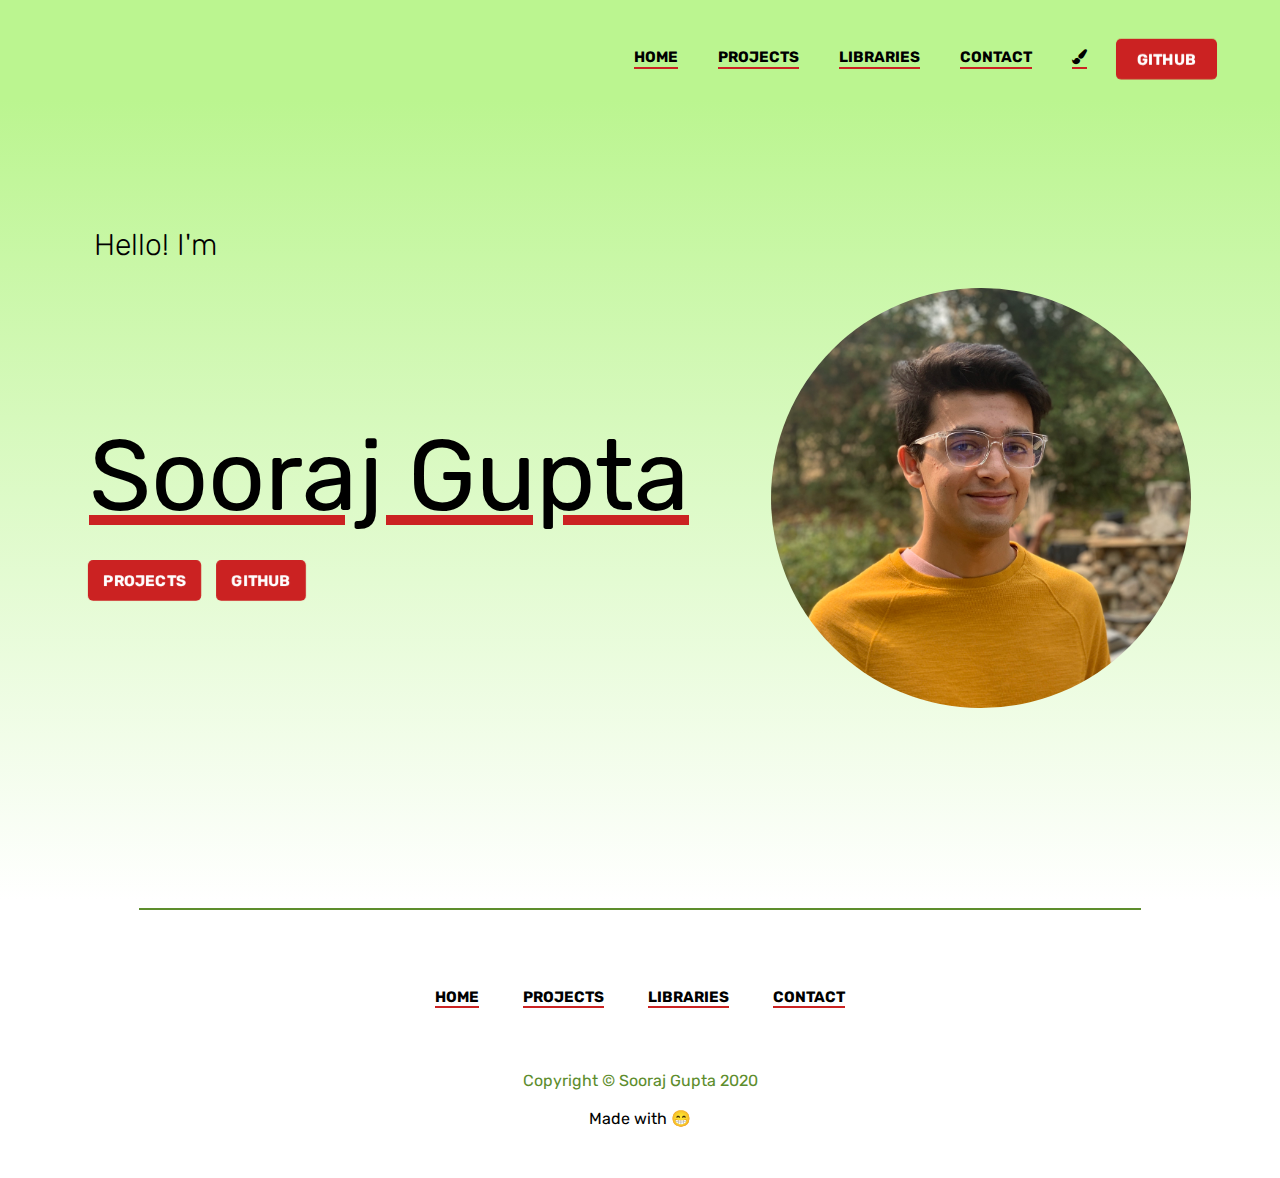
<file: index.html>
<!DOCTYPE html>

<html lang = "en">

	<head>
		<title>Sooraj Gupta</title>
		<meta name="viewport" content="width=device-width, initial-scale=1.0">
		
		<script data-ad-client="ca-pub-1398250278993052" async src="https://pagead2.googlesyndication.com/pagead/js/adsbygoogle.js"></script>
		
		<link rel="stylesheet" href="https://cdnjs.cloudflare.com/ajax/libs/font-awesome/4.7.0/css/font-awesome.min.css">
		<link href="assets/css/buttons.css" rel = "stylesheet">
		<link href = "assets/typewriter/typewriter.css" rel = "stylesheet">
		<link href="assets/css/colors/redgreen.css" rel = "stylesheet" id = "theme">
		<link href = "assets/jaroosui/jaroos.css" rel = "stylesheet">	
		<link href = "assets/css/style.css" rel = "stylesheet">
		
		
		<meta property="og:title" content="Sooraj Gupta">
        <meta property="og:description" content="Sooraj Gupta's Personal Website.">
		<meta property="description" content="Sooraj Gupta's Personal Website.">
        <meta property="og:image" content="assets/images/sooraj.jpg">
        <meta property="og:url" content="https://sooraj-gupta.github.io/">
        <meta name="twitter:card" content="summary_large_image">
		<meta name="title" content="Sooraj Gupta">
		<meta name="description" content="Sooraj Gupta's Personal Website.">
		<meta name="keywords" content="Sooraj Gupta, Sooraj, Gupta, Suraj Gupta, Suraj">
		<meta name="robots" content="index, follow">
		<meta http-equiv="Content-Type" content="text/html; charset=utf-8">
		<meta name="language" content="English">
		<meta name="author" content="Sooraj Gupta">
		
		<link rel="apple-touch-icon" sizes="180x180" href="favicon/apple-touch-icon.png">
		<link rel="icon" type="image/png" sizes="32x32" href="favicon/favicon-32x32.png">
		<link rel="icon" type="image/png" sizes="16x16" href="favicon/favicon-16x16.png">
		<link rel="manifest" href="favicon/site.webmanifest">
		
		<!--
		<link href = "assets/cube/cube.css" rel = "stylesheet">
		-->
		
	</head>
	<body>
		<!--
			<script src = "assets/cube/settings.js"></script>
			<script src = "assets/cube/cube.js"></script>
		-->
		
		<!--  TITLE  -->
		<section id = "titlewrapper">
			<!-- Navigation Menu-->
			<div id = "nav">
				<!--<img src = "assets/images/logo.png" id = "navlogoimg">-->

				<div style = "width: 100%;" class = "desktop">
<!--					<a class = "button-round navitem" style = "margin-right: calc( 5vw + 10px );">GITHUB</a>-->
					<button class = "halfrot navitem" style = "margin-right: calc( 5vw );" data-jaroos-orientation href = "https://github.com/sooraj-gupta/">GITHUB;Visit my</button>
					<button class = "underline navitem" id = "brush" data-jaroos-orientation="reverse mid half"><i class="fa fa-paint-brush"></i></button>
					<button class="underline navitem" href="contact" data-jaroos-orientation="reverse mid half">CONTACT</button>
					<button class="underline navitem attent" href="libraries" data-jaroos-orientation="reverse mid half">libraries</button>
					<button class="underline navitem" href="projects" data-jaroos-orientation="reverse mid half">projects</button>
					<button class="underline navitem" href="https://sooraj-gupta.github.io" data-jaroos-orientation="reverse mid half">Home</button>
				</div>
			</div>
			
			<!-- Mobile Menu -->
			<span id = "mobilemenubutton" class="mobile" >&middot;&middot;&middot;</span>
			<div id = "mobilemenu" class = "mobile">
				<a class = "button- navitem" href = "https://sooraj-gupta.github.io/">HOME</a>
				<a class = "button- navitem" href = "projects" >PROJECTS</a>
				<a class = "button- navitem attent" href = "libraries">LIBRARIES</a>
				<a class = "button- navitem" href = "contact">CONTACT</a>
				<a class = "button-round navitem" href = "https://github.com/sooraj-gupta">GITHUB</a>
			</div>
			
			<!-- Landing Page -->
			<div id = "titlediv">
				<div id = "title">
					<h6>Hello! I'm</h6>
					<h1>Sooraj Gupta</h1>
					<div id = "buttons">
						<a class = "button-round mobile" style = "margin-left: 0;" href = "projects">Projects</a><a class = "button-round mobile" href = "https://github.com/sooraj-gupta">GitHub</a>
						<button class="desktop hinge" href="projects" data-jaroos-orientation="reverse">projects;Check it out!</button>
						<button class="hinge desktop" href="https://github.com/sooraj-gupta" data-jaroos-orientation="">GITHUB;profile</button>
					</div>
				</div>
				<div id  = "soorajdiv">
					<img src = "assets/images/sooraj.jpg" id = "sooraj" class = "" alt = "Sooraj Gupta">
				</div>
			</div>
		</section>
		<hr>
		
		<footer>
			
			<div style = "line-height: 35px">
				<button class = "footernav underline" data-jaroos-orientation = "mid reverse half" href = "https://sooraj-gupta.github.io">Home</button>
				<button class = "footernav underline" data-jaroos-orientation = "mid reverse half" href = "https://sooraj-gupta.github.io">Projects</button>
				<button class = "footernav underline" data-jaroos-orientation = "mid reverse half" href = "https://sooraj-gupta.github.io">Libraries</button>
				<button class = "footernav underline" data-jaroos-orientation = "mid reverse half" href = "https://sooraj-gupta.github.io">Contact</button>
			</div>
			
			<br>
			<br>
			<!--<span style = "font-size: 20px; color: var(--lightdark)">Thank you for visiting my page!</span>-->
			<br>
			<span style = "color:var(--lightdark)">Copyright © Sooraj Gupta 2020</span>
			<br>
			Made with &#128513;
			
		</footer>
		
		
		
		
		<script src = "assets/jaroosui/jaroos.js"></script>
		<script src = "assets/js/main.js"></script>
	</body>

</html>
</file>
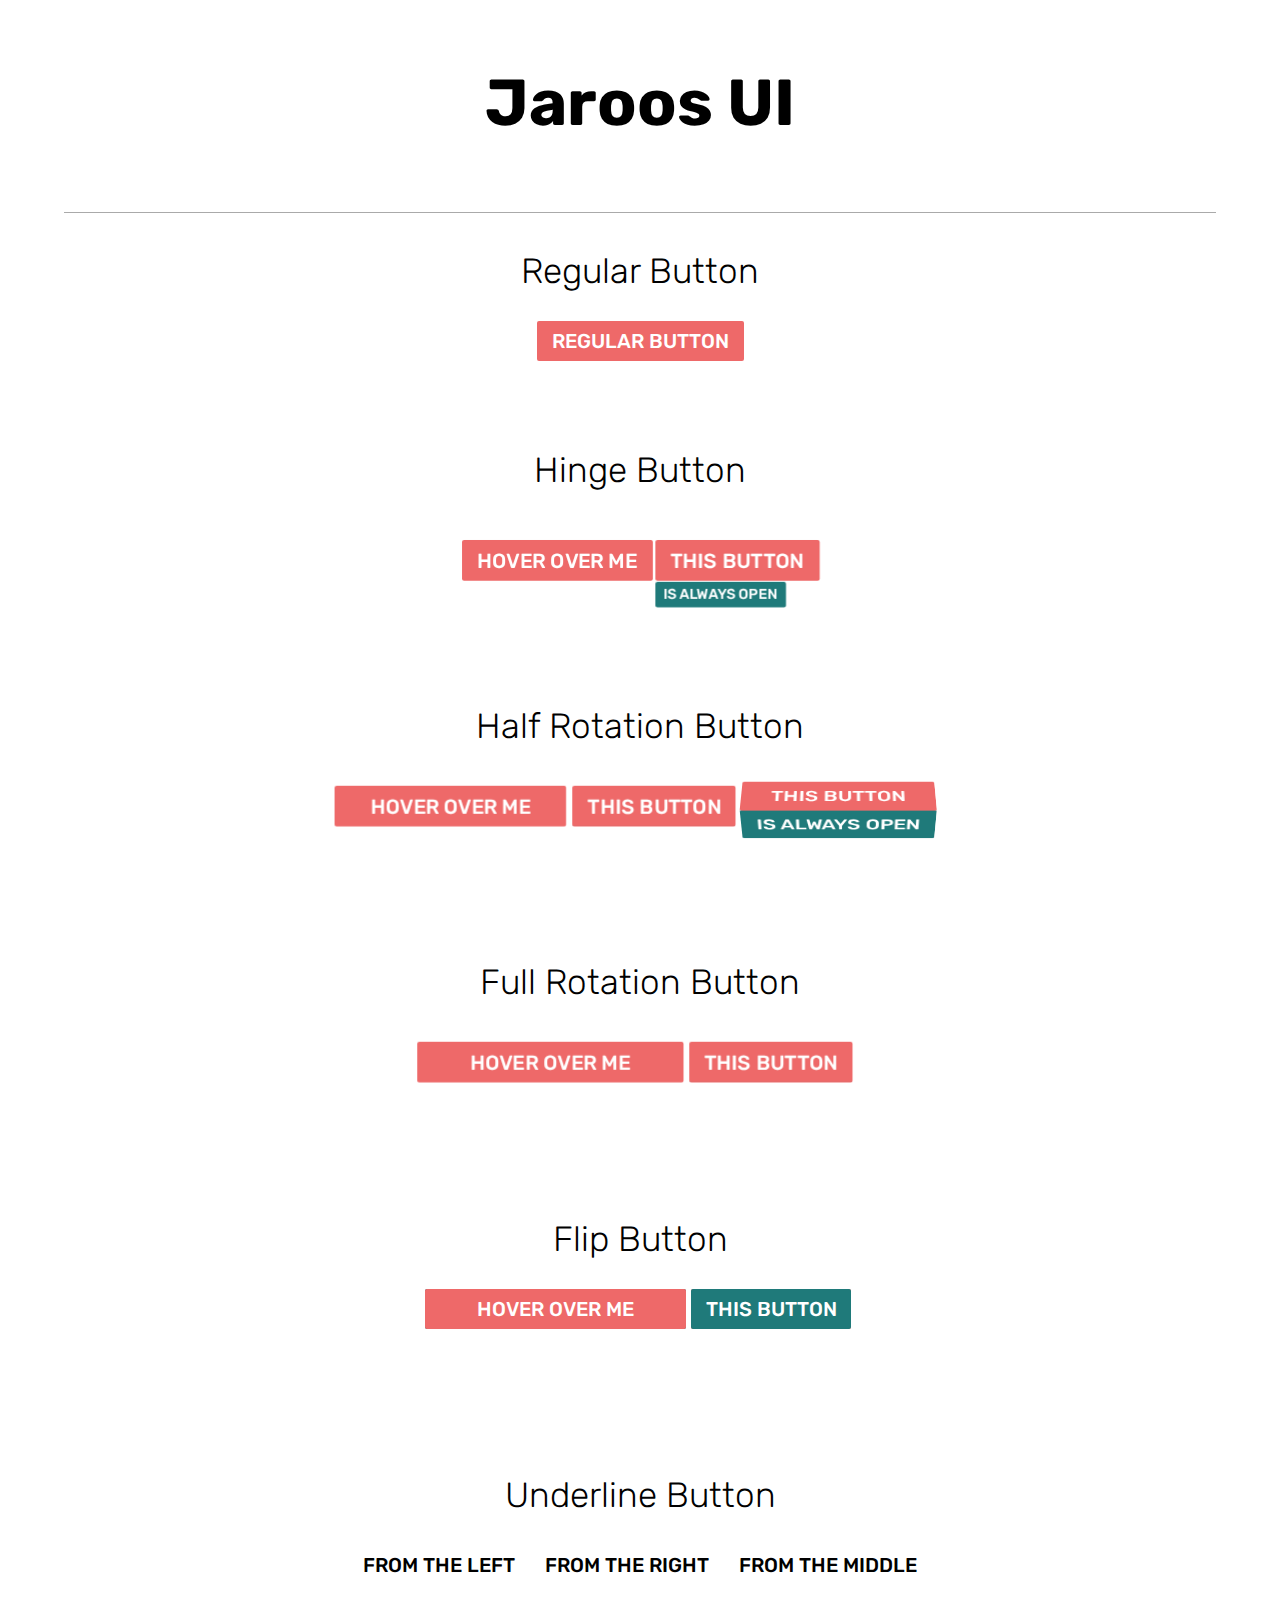
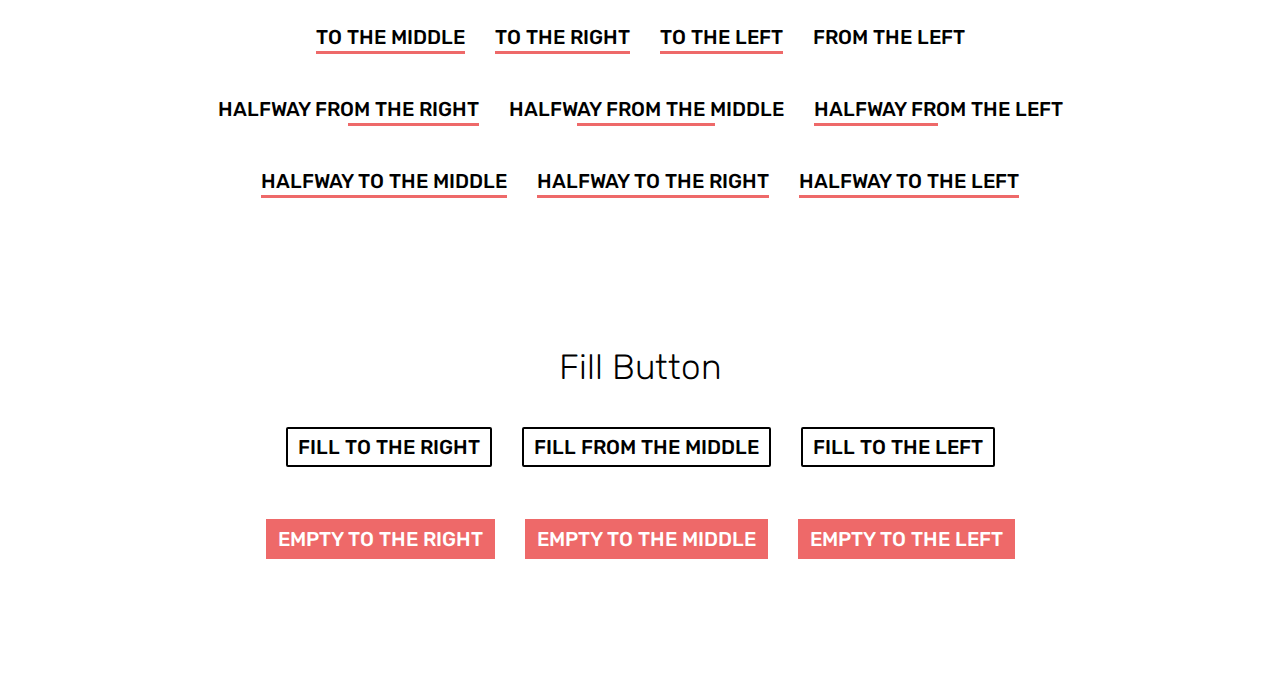
<file: assets/jaroosui/index.html>
<!DOCTYPE html>
<html lang="en" dir="ltr">
  <head>
    <meta charset="utf-8">
	 <meta name="viewport" content="width=device-width, initial-scale=1.0">
     <link rel="stylesheet" href="jaroos.css">
	 <link rel="stylesheet" href="style.css">
    <title>Jaroos UI</title>
  </head>
  <body>
	  <h1>Jaroos UI</h1>
	  
	  <section>
		  <hr>
		  <h2>Regular Button</h2>
		  <button class = "regular" href = "https://sooraj-gupta.github.io" target = "_blank" >Regular Button</button>
	  </section>
	  <br>
	  <section>
		  <h2>Hinge Button</h2>
		  <button class = "hinge" href = "https://sooraj-gupta.github.io" target = "_blank" >Hover Over Me;to see a Message</button>
		  <button class = "hinge" href = "https://sooraj-gupta.github.io" data-jaroos-open = "always" >This Button;is always open</button>
	  </section>
	  <br><br><br><br>
	  <section>
		  <h2>Half Rotation Button</h2>
		  <button class = "halfrot" href = "https://sooraj-gupta.github.io" target = "_blank" >Hover Over Me;see this when you</button>
		  <button class = "halfrot" href = "https://sooraj-gupta.github.io" data-jaroos-orientation = "reverse">This Button;is reversed</button>
		   <button class = "halfrot" href = "https://sooraj-gupta.github.io" data-jaroos-open = "always" data-jaroos-orientation = "reverse">This Button;is always open</button>
	  </section>
	  <br><br><br><br>
	  <section>
		  <h2>Full Rotation Button</h2>
		  <button class = "fullrot" href = "https://sooraj-gupta.github.io" target = "_blank" >Hover Over Me;and see this message</button>
		  <button class = "fullrot" href = "https://sooraj-gupta.github.io" data-jaroos-orientation = "reverse">This Button;is reversed</button>
	  </section>
	  <br><br><br><br>
	  <section>
		  <h2>Flip Button</h2>
		  <button class = "flip" href = "https://sooraj-gupta.github.io" target = "_blank" >Hover Over Me;and see this message</button>
		  <button class = "flip" href = "https://sooraj-gupta.github.io" data-jaroos-orientation = "reverse">This Button;is reversed</button>
	  </section>
	  
	  <br><br><br><br>
	  <section>
		  <h2>Underline Button</h2>
		  <button class = "underline" ;href = "https://sooraj-gupta.github.io" target = "_blank" >From the Left</button>
		  <button class = "underline" href = "https://sooraj-gupta.github.io" data-jaroos-orientation = "right">From the right</button>
		  <button class = "underline" href = "https://sooraj-gupta.github.io" data-jaroos-orientation = "mid">From the middle</button>
		  <p style = "width: 100%;"></p>
		  <button class = "underline" href = "https://sooraj-gupta.github.io" data-jaroos-orientation = "reverse mid">To the middle</button>
		  <button class = "underline" href = "https://sooraj-gupta.github.io" data-jaroos-orientation = "reverse right">To the right</button>
		  <button class = "underline" href = "https://sooraj-gupta.github.io" data-jaroos-orientation = "reverse left">To the left</button>
		  <button class = "underline" ;href = "https://sooraj-gupta.github.io" target = "_blank" >From the Left</button>
		  
		  <p style = "width: 100%;"></p>
		  <button class = "underline" href = "https://sooraj-gupta.github.io" data-jaroos-orientation = "right half">Halfway From the right</button>
		  <button class = "underline" href = "https://sooraj-gupta.github.io" data-jaroos-orientation = "mid half">Halfway From the middle</button>
		   <button class = "underline" href = "https://sooraj-gupta.github.io" data-jaroos-orientation = "left half">Halfway From the left</button>
		  <p style = "width: 100%;"></p>
		  <button class = "underline" href = "https://sooraj-gupta.github.io" data-jaroos-orientation = "reverse mid half">Halfway To the middle</button>
		  <button class = "underline" href = "https://sooraj-gupta.github.io" data-jaroos-orientation = "reverse half right">Halfway To the right</button>
		  <button class = "underline" href = "https://sooraj-gupta.github.io" data-jaroos-orientation = "reverse left half">Halfway To the left</button>
	  </section>
	  
	  <br><br><br><br>
	  <section>
		  <h2>Fill Button</h2>
		  <button class = "fill" href = "https://sooraj-gupta.github.io" target = "_blank" >Fill to the right</button>
		  <button class = "fill" href = "https://sooraj-gupta.github.io" target = "_blank" data-jaroos-orientation = "mid">Fill from the middle</button>
		  <button class = "fill left" href = "https://sooraj-gupta.github.io" data-jaroos-orientation = "">Fill to the left </button>
		  <p style = "width:100%"></p>
		  <button class = "fill" href = "https://sooraj-gupta.github.io" data-jaroos-orientation = "reverse">Empty to the right </button>
		  <button class = "fill" href = "https://sooraj-gupta.github.io" target = "_blank" data-jaroos-orientation = "mid reverse">Empty to the middle</button>
		  <button class = "fill left" href = "https://sooraj-gupta.github.io" data-jaroos-orientation = "reverse">Empty to the left </button>
	  </section>
	  
	  <footer style = "height: 100px;">
	  
	  </footer>
    <script type="text/javascript" src = "jaroos.js">
    </script>
  </body>
</html>
</file>
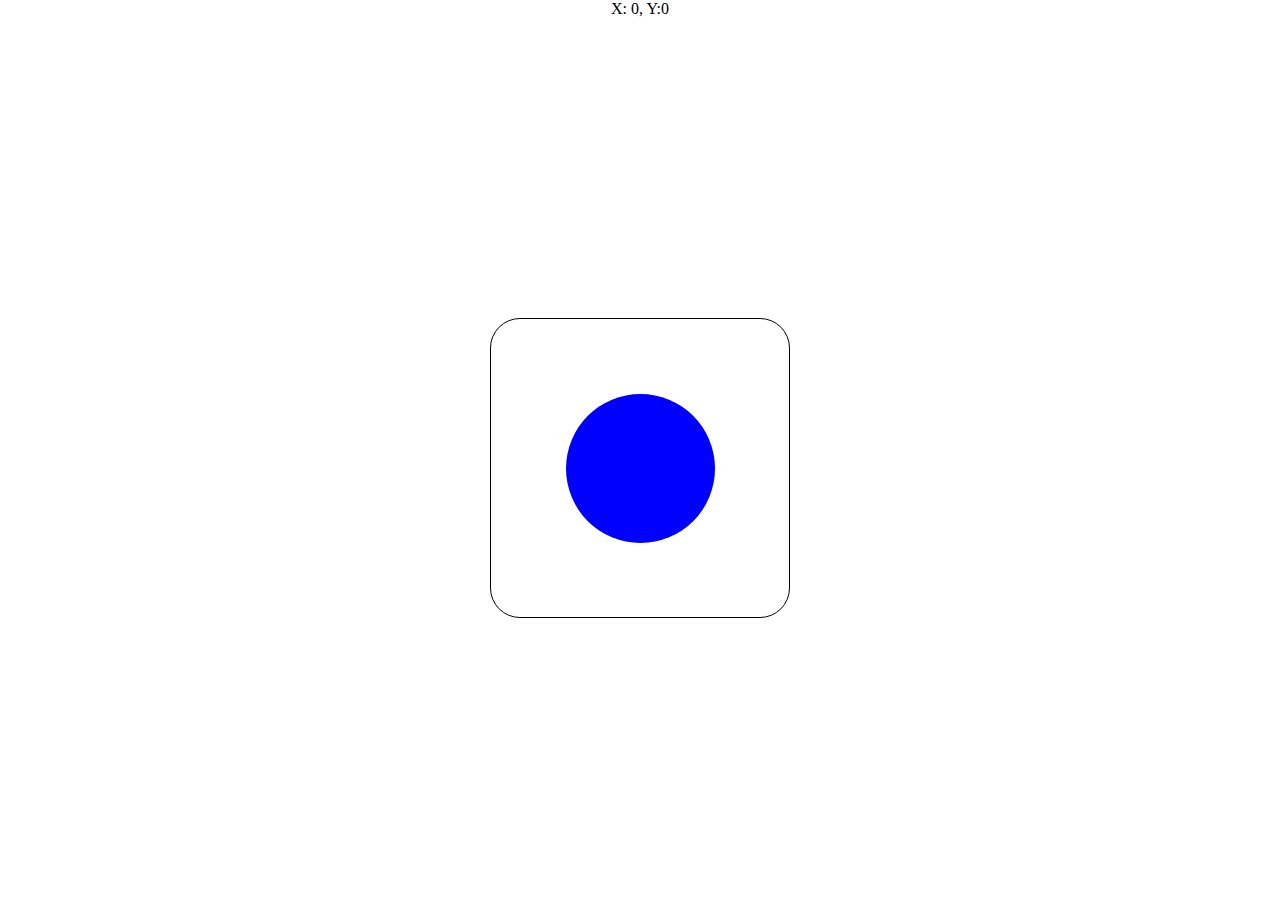
<file: assets/joystick/index.html>
<!DOCTYPE html>

<html>
<head>
<meta name="viewport" content="width=device-width, initial-scale=1">
    <style>
    * {
  border: 0;
  box-sizing: border-box;
  margin: 0;
  padding: 0;
}

#main {
  align-items: center;
  display: flex;
  height: 100vh;
  justify-content: center;
  margin: auto;
  width: 100vw;
}

#wrapper {
  border: 1px solid black;
  width: 300px;
  height: 300px;
  border-radius: 10%;
}

.joystick {
  background-color: blue;
  border-radius: 100%;
  cursor: pointer;
  height: 50%;
  user-select: none;
  width: 50%;
    
    
}

    </style>
    <script>
        

const  joystick = createJoystick(document.getElementById('wrapper'));        
setInterval(() => document.getElementById('pos').innerHTML = "X: " + (joystick.getPosition().x) + ", Y:" +(-joystick.getPosition().y) , 100);
setInterval(() => getSpeeds(), 100);
        
var speeds = {l:0, r:0};
        
function getSpeeds() {
    var y = (-(joystick.getPosition().y)) * 2.55;
    var x = 1 - Math.abs( joystick.getPosition().x / 100 );
    var direction = joystick.getPosition().x / Math.abs( joystick.getPosition().x);
    
    if( direction > 0 ){
        speeds.l = Math.ceil(y);
        speeds.r = Math.ceil(y * x);
    }
    else if( direction < 0 ){
        speeds.r = Math.ceil( y);
        speeds.l = Math.ceil(y * x);
    }
    else{
        speeds = {l: Math.ceil( y ) , r: Math.ceil(y)}; 
    }
    
    
    console.log(speeds)
}


        
function createJoystick(parent) {
  const maxDiff = 100;
  let dragStart = null;
  let currentPos = { x: 0, y: 0 };


  window.onload = function(){
    stick = document.getElementById("joystick")
  stick.addEventListener('mousedown', handleMouseDown);
  document.addEventListener('mousemove', handleMouseMove);
  document.addEventListener('mouseup', handleMouseUp);
  stick.addEventListener('touchstart', handleMouseDown);
  document.addEventListener('touchmove', handleMouseMove);
  document.addEventListener('touchend', handleMouseUp);
  document.getElementById('wrapper').addEventListener('wheel', function(e) {

        e.preventDefault();

}, false);
  document.getElementById('wrapper').addEventListener('touchmove', function(e) {

        e.preventDefault();

}, false);
    
  stick.style.transform = `translate3d(75px, 75px, 0px)`;
  parent.appendChild(stick);
  }

  function handleMouseDown(event) {
    stick.style.transition = '0s';
    if (event.changedTouches) {
      dragStart = {
        x: event.changedTouches[0].clientX,
        y: event.changedTouches[0].clientY,
      };
      return;
    }
    dragStart = {
      x: event.clientX,
      y: event.clientY,
    };

  }

  function handleMouseMove(event) {
    if (dragStart === null) return;
    event.preventDefault();
    if (event.changedTouches) {
      event.clientX = event.changedTouches[0].clientX;
      event.clientY = event.changedTouches[0].clientY;
    }
    const xDiff = event.clientX - dragStart.x;
    const yDiff = event.clientY - dragStart.y;
    const angle = Math.atan2(yDiff, xDiff);
		const distance = Math.min(maxDiff, Math.hypot(xDiff, yDiff));
		const xNew = distance * Math.cos(angle) + 75;
		const yNew = distance * Math.sin(angle) + 75;
    stick.style.transform = `translate3d(${xNew}px, ${yNew}px, 0px)`;
    currentPos = { x: xNew-75, y: yNew-75 };
  }

  function handleMouseUp(event) {
    if (dragStart === null) return;
    stick.style.transition = '.2s';
    stick.style.transform = `translate3d(75px, 75px, 0px)`;
    dragStart = null;
    currentPos = { x: 0, y: 0 };
  }
  return {
    getPosition: () => currentPos,
  };

  
}


    </script>
    
    
</head>
<body>
    <center>
    <div id = "pos">    
    </div>
    </center>
    <div id="main">
      <div id="wrapper">
          <div class = "joystick" id = "joystick">
          </div>
      </div>
    </div>
</body>
</html>
</file>
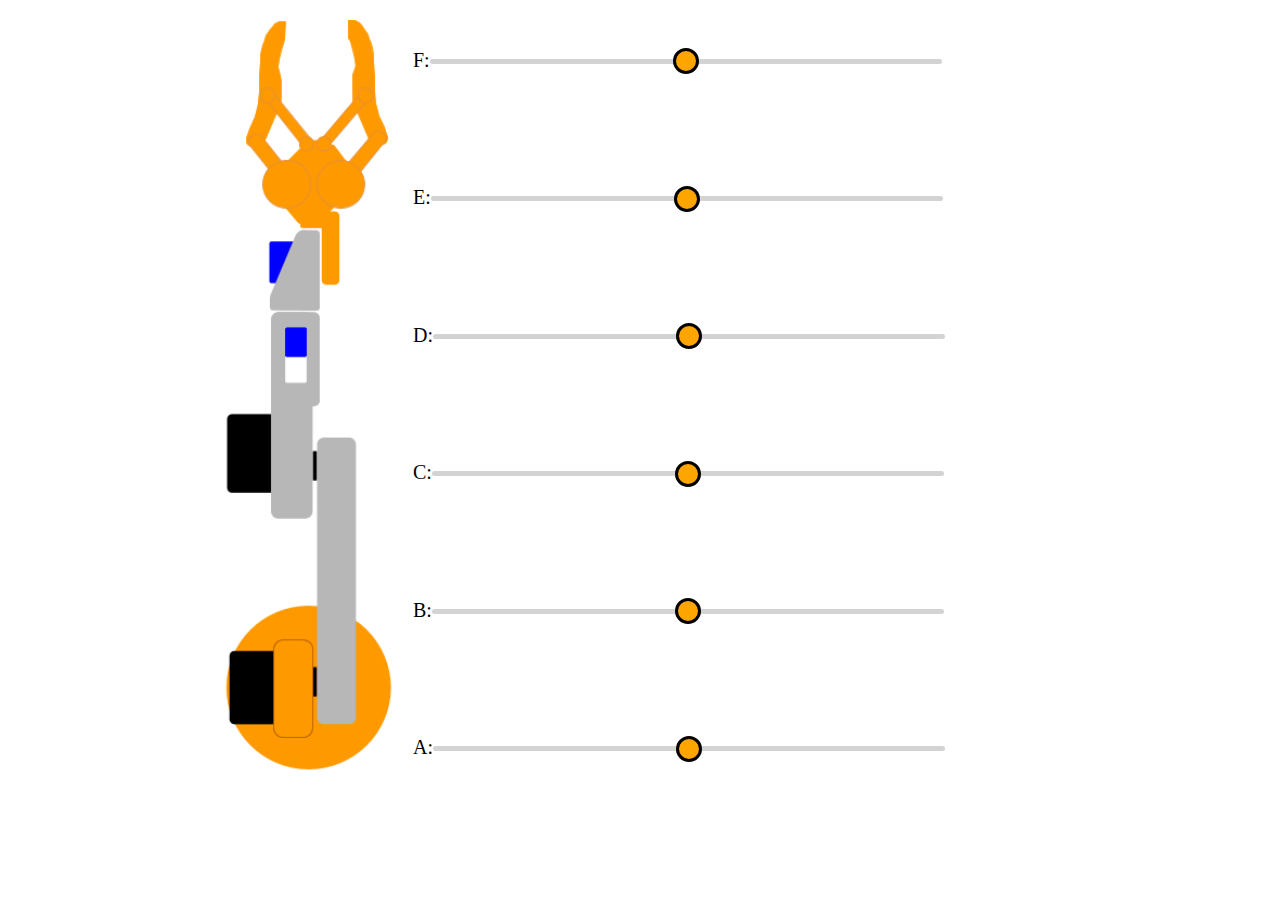
<file: assets/sliders/index.html>
<!DOCTYPE html>
<html>
    <head>
        <meta charset="utf-8">
        <title>Arm Sliders</title>
<meta name="viewport" content="width=device-width, initial-scale=1">
        <link href="style.css" rel = "stylesheet">
        <script src = "javascript.js"></script>
        <script src = "sliders.js"></script>
    </head>
    <body>
        <div id = "armdiv">
        <!--    <canvas id = "mycanvas"></canvas>-->
            <img id = "arm" src="cartoonroboticarm.png">
            <div id = "sliders">
                <div class = "slider"> 
                    F: 
                    <div class = "sliderrange" id = "slidersize"> 
                        <div class = "sliderbutton" id = "sliderf">
                        </div>
                    </div>
                </div>
                <div class = "slider"> 
                    E: 
                    <div class = "sliderrange">
                        <div class = "sliderbutton" id = "slidere">
                        </div>
                    </div>
                </div>
                <div class = "slider"> 
                    D: 
                    <div class = "sliderrange">
                        <div class = "sliderbutton" id = "sliderd">
                        </div>
                    </div>
                </div>    
                <div class = "slider">     
                    C: 
                    <div class = "sliderrange">
                        <div class = "sliderbutton" id = "sliderc">
                        </div>
                    </div>
                </div>    
                <div class = "slider">     
                    B: 
                    <div class = "sliderrange">
                        <div class = "sliderbutton" id = "sliderb">
                        </div>
                    </div>
                </div>    
                <div class = "slider">     
                    A: 
                    <div class = "sliderrange">
                        <div class = "sliderbutton" id = "slidera">
                        </div>
                    </div>
                </div>    
            </div>
        </div>
            
        </body>
        
</html>
</file>
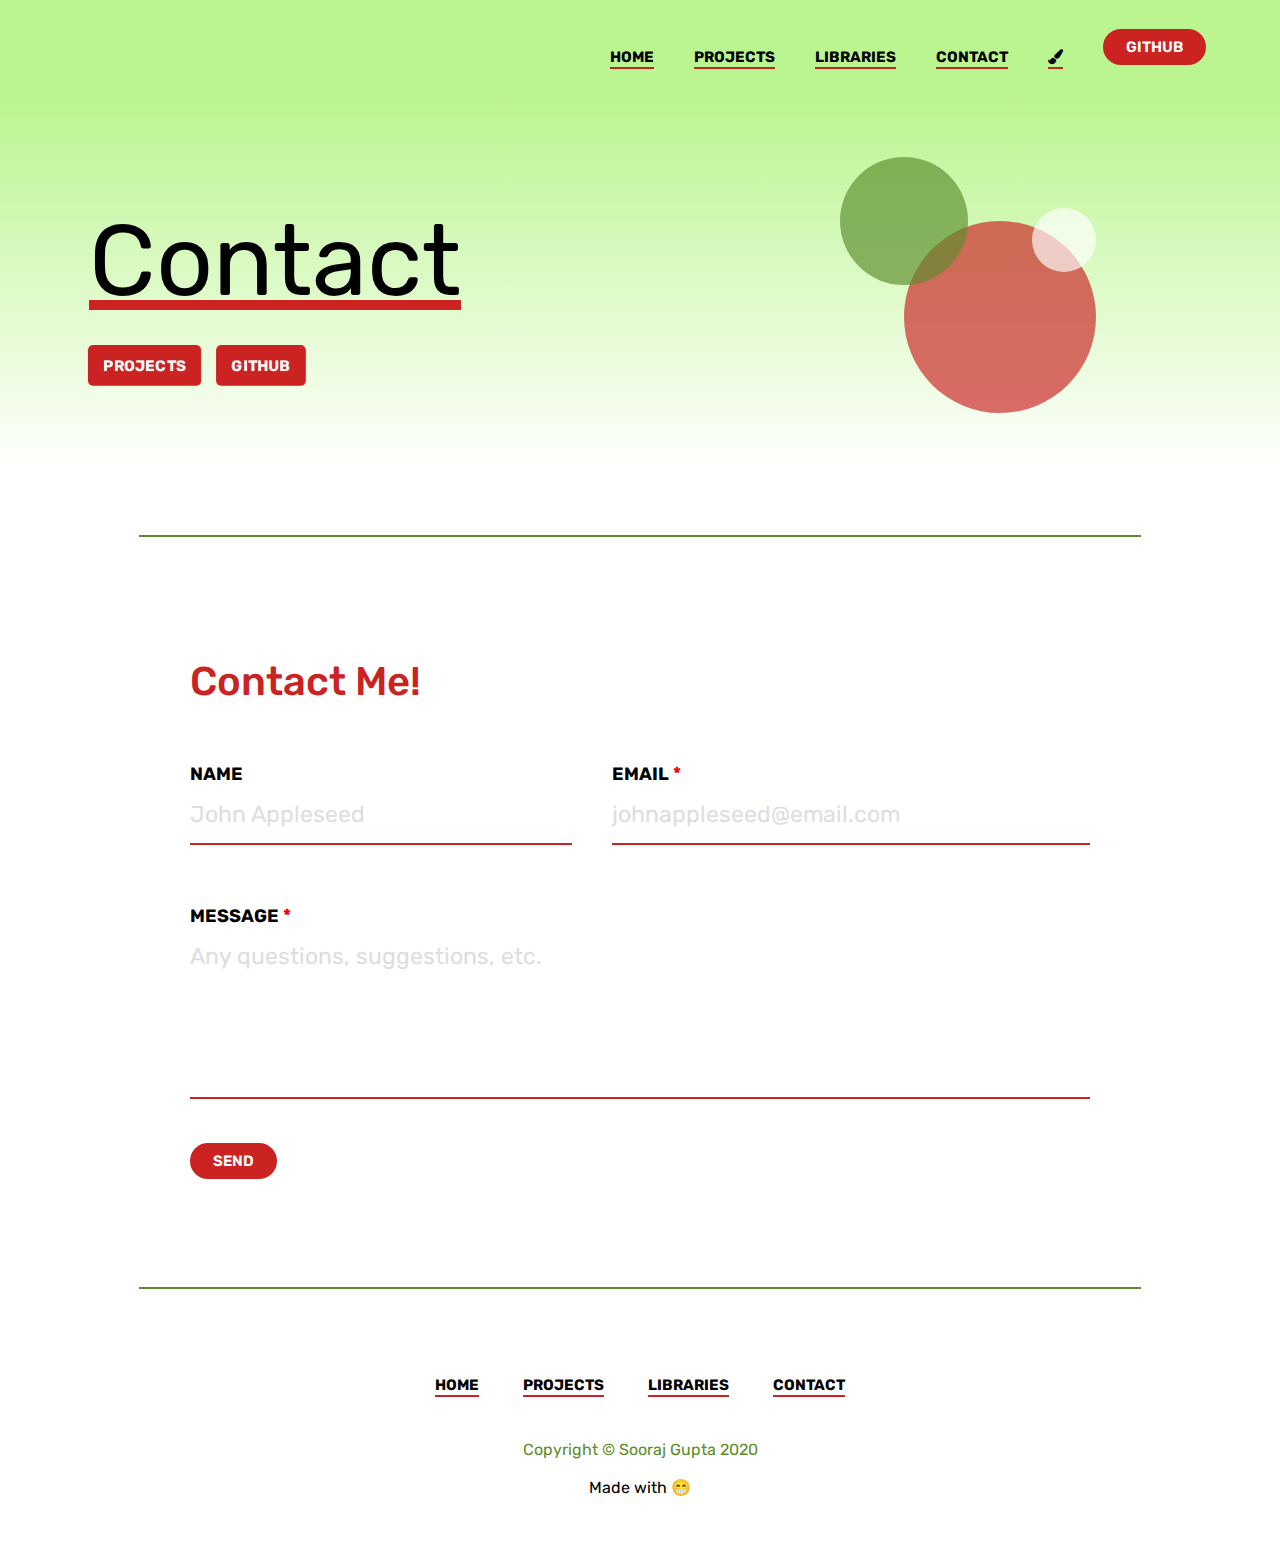
<file: contact.html>
<!DOCTYPE html>

<html lang = "en">

	<head>
		<title>Sooraj Gupta</title>
		<meta name="viewport" content="width=device-width, initial-scale=1.0">
		
		<link rel="stylesheet" href="https://cdnjs.cloudflare.com/ajax/libs/font-awesome/4.7.0/css/font-awesome.min.css">
		<link href="assets/css/colors/redgreen.css" rel = "stylesheet" id = "theme">
		<link href = "assets/jaroosui/jaroos.css" rel = "stylesheet">	
		<link href = "assets/css/style.css" rel = "stylesheet">
		<link href="assets/css/buttons.css" rel = "stylesheet">
		<link href = "assets/typewriter/typewriter.css" rel = "stylesheet">
		
		
		<meta property="og:title" content="Sooraj Gupta">
        <meta property="og:description" content="Sooraj Gupta's Personal Website.">
		<meta property="description" content="Sooraj Gupta's Personal Website.">
        <meta property="og:image" content="assets/images/sooraj.jpg">
        <meta property="og:url" content="https://sooraj-gupta.github.io/">
        <meta name="twitter:card" content="summary_large_image">
		<meta name="title" content="Sooraj Gupta">
		<meta name="description" content="Sooraj Gupta's Personal Website.">
		<meta name="keywords" content="Sooraj Gupta, Sooraj, Gupta, Suraj Gupta, Suraj">
		<meta name="robots" content="index, follow">
		<meta http-equiv="Content-Type" content="text/html; charset=utf-8">
		<meta name="language" content="English">
		<meta name="author" content="Sooraj Gupta">
		
		<link rel="apple-touch-icon" sizes="180x180" href="favicon/apple-touch-icon.png">
		<link rel="icon" type="image/png" sizes="32x32" href="favicon/favicon-32x32.png">
		<link rel="icon" type="image/png" sizes="16x16" href="favicon/favicon-16x16.png">
		<link rel="manifest" href="favicon/site.webmanifest">
		<!--
		<link href = "assets/cube/cube.css" rel = "stylesheet">
		-->
		
	</head>
	<body>
		<!--
			<script src = "assets/cube/settings.js"></script>
			<script src = "assets/cube/cube.js"></script>
		-->
		
		<!--  TITLE  -->
		<section id = "titlewrapper" style = "height: calc( 30vh + 200px );">
			<!-- Navigation Menu-->
			<div id = "nav">
				<!--<img src = "assets/images/logo.png" id = "navlogoimg">-->

				<div style = "width: 100%;" class = "desktop">
					<a class = "button-round navitem" style = "margin-right: calc( 5vw + 10px );">GITHUB</a>
					<button class = "underline navitem" id = "brush" data-jaroos-orientation="reverse mid half"><i class="fa fa-paint-brush"></i></button>
					<button class="underline navitem" href="contact" data-jaroos-orientation="reverse mid half">CONTACT</button>
					<button class="underline navitem attent" href="libraries" data-jaroos-orientation="reverse mid half">libraries</button>
					<button class="underline navitem" href="projects" data-jaroos-orientation="reverse mid half">projects</button>
					<button class="underline navitem" href="https://sooraj-gupta.github.io" data-jaroos-orientation="reverse mid half">Home</button>
				</div>
			</div>
			
			<!-- Mobile Menu -->
			<span id = "mobilemenubutton" class="mobile" >&middot;&middot;&middot;</span>
			<div id = "mobilemenu" class = "mobile">
				<a class = "button- navitem" href = "https://sooraj-gupta.github.io/">HOME</a>
				<a class = "button- navitem" href = "projects" >PROJECTS</a>
				<a class = "button- navitem attent" href = "libraries">LIBRARIES</a>
				<a class = "button- navitem" href = "contact">CONTACT</a>
				<a class = "button-round navitem">GITHUB</a>
			</div>
			
			<!-- Landing Page -->
			<div id = "titlediv" style = "height: calc( 30vh + 100px ">
				<div id = "title">
					<h1>Contact</h1>
					<div id = "buttons">
						<a class = "button-round mobile" style = "margin-left: 0;" href = "projects">Projects</a><a class = "button-round mobile" href = "https://github.com/sooraj-gupta">GitHub</a>
						<button class="desktop hinge" href="projects" data-jaroos-orientation="reverse">projects;Check it out!</button>
						<button class="hinge desktop" href="https://github.com/sooraj-gupta" data-jaroos-orientation="">GITHUB;profile</button>
					</div>
				</div>
				<div id = "shapes" class = "desktop">
					<div id = "circle1"></div>
					<div id = "circle2"></div>
					<div id = "circle3"></div>
				</div>
			</div>
		</section>
		<br>
		<br>
		<br>
		<hr>
		<section id = "armandcar">
		
			<center>
				<div class = "content" >
					<h2 class = "subheader desktop" style = "color:	var(--accent)">Contact Me! </h2><br><br>
					<form action="https://formspree.io/f/xnqogepr" method="POST">
							<div class = "sec">
								<div id = "name">
									<label>NAME</label>
									<br>
									<input type="text" name="name" placeholder="John Appleseed">
									
								</div>
								<div id = "email">
									<label>EMAIL <a style = "color: red">*</a></label>
									<br>
									<input type="text" name="_replyto" required placeholder="johnappleseed@email.com">
								</div>
							</div>
						  <div class = "sec">
							  <div style = "width: 100%;">
								<label>MESSAGE <a style = "color: red">*</a></label><br>
								<textarea name="message" rows = "5" required placeholder = "Any questions, suggestions, etc."></textarea >
							  </div>
							</div>
						<div class = "sec" style = "justify-content: flex-start;"><button type="submit" class = "button-round" style = "text-align:left;margin: 0px;">SEND</button></div>
					</form>
				</div>
				
			</center>
			
		</section>
		<hr>
		<footer>
			
			<div style = "line-height: 35px">
				<button class = "footernav underline" data-jaroos-orientation = "mid reverse half" href = "https://sooraj-gupta.github.io">Home</button>
				<button class = "footernav underline" data-jaroos-orientation = "mid reverse half" href = "https://sooraj-gupta.github.io">Projects</button>
				<button class = "footernav underline" data-jaroos-orientation = "mid reverse half" href = "https://sooraj-gupta.github.io">Libraries</button>
				<button class = "footernav underline" data-jaroos-orientation = "mid reverse half" href = "https://sooraj-gupta.github.io">Contact</button>
			</div>
			<br>
			<!--<span style = "font-size: 20px; color: var(--lightdark)">Thank you for visiting my page!</span>-->
			<br>
			<span style = "color:var(--lightdark)">Copyright © Sooraj Gupta 2020</span>
			<br>
			Made with &#128513;
			
		</footer>
		
		
		
		
		<script src = "assets/typewriter/typewriter.js"></script>
		<script src = "assets/jaroosui/jaroos.js"></script>
		<script src = "assets/js/main.js"></script>
	</body>

</html>
</file>
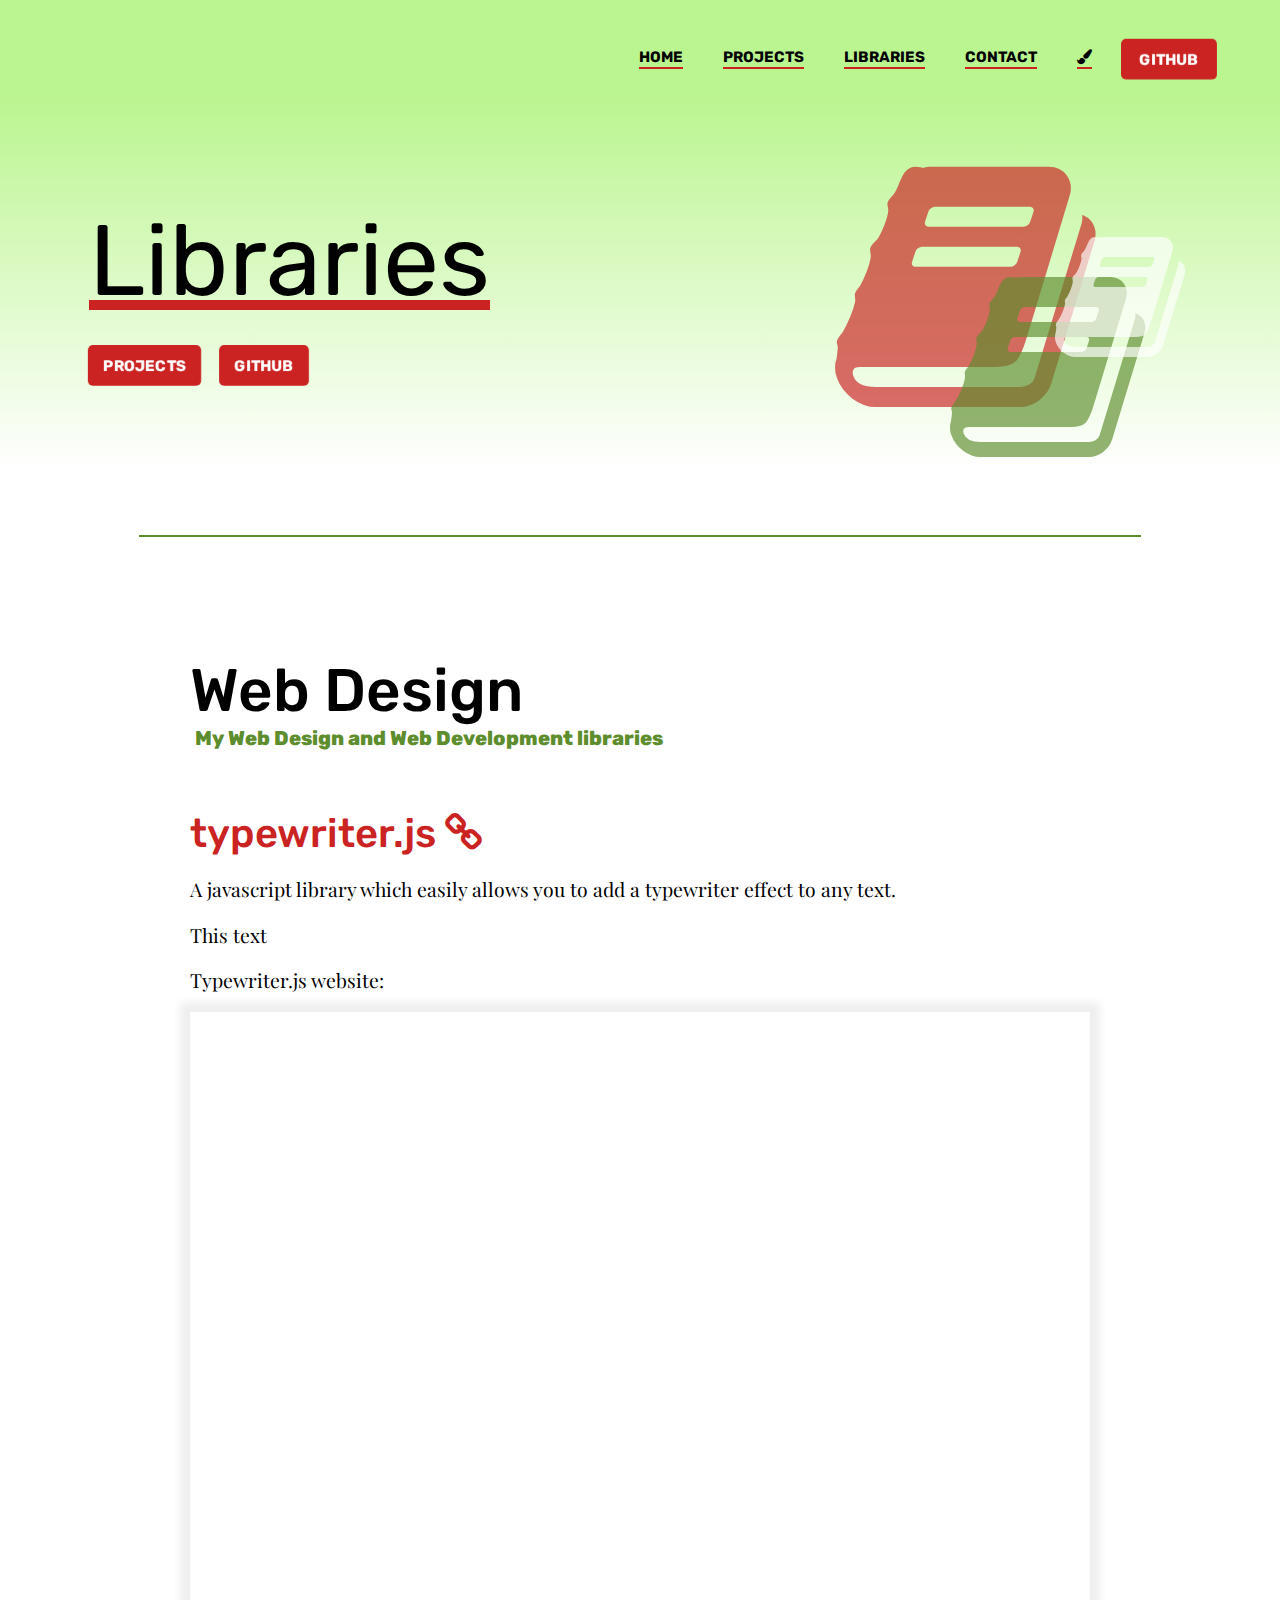
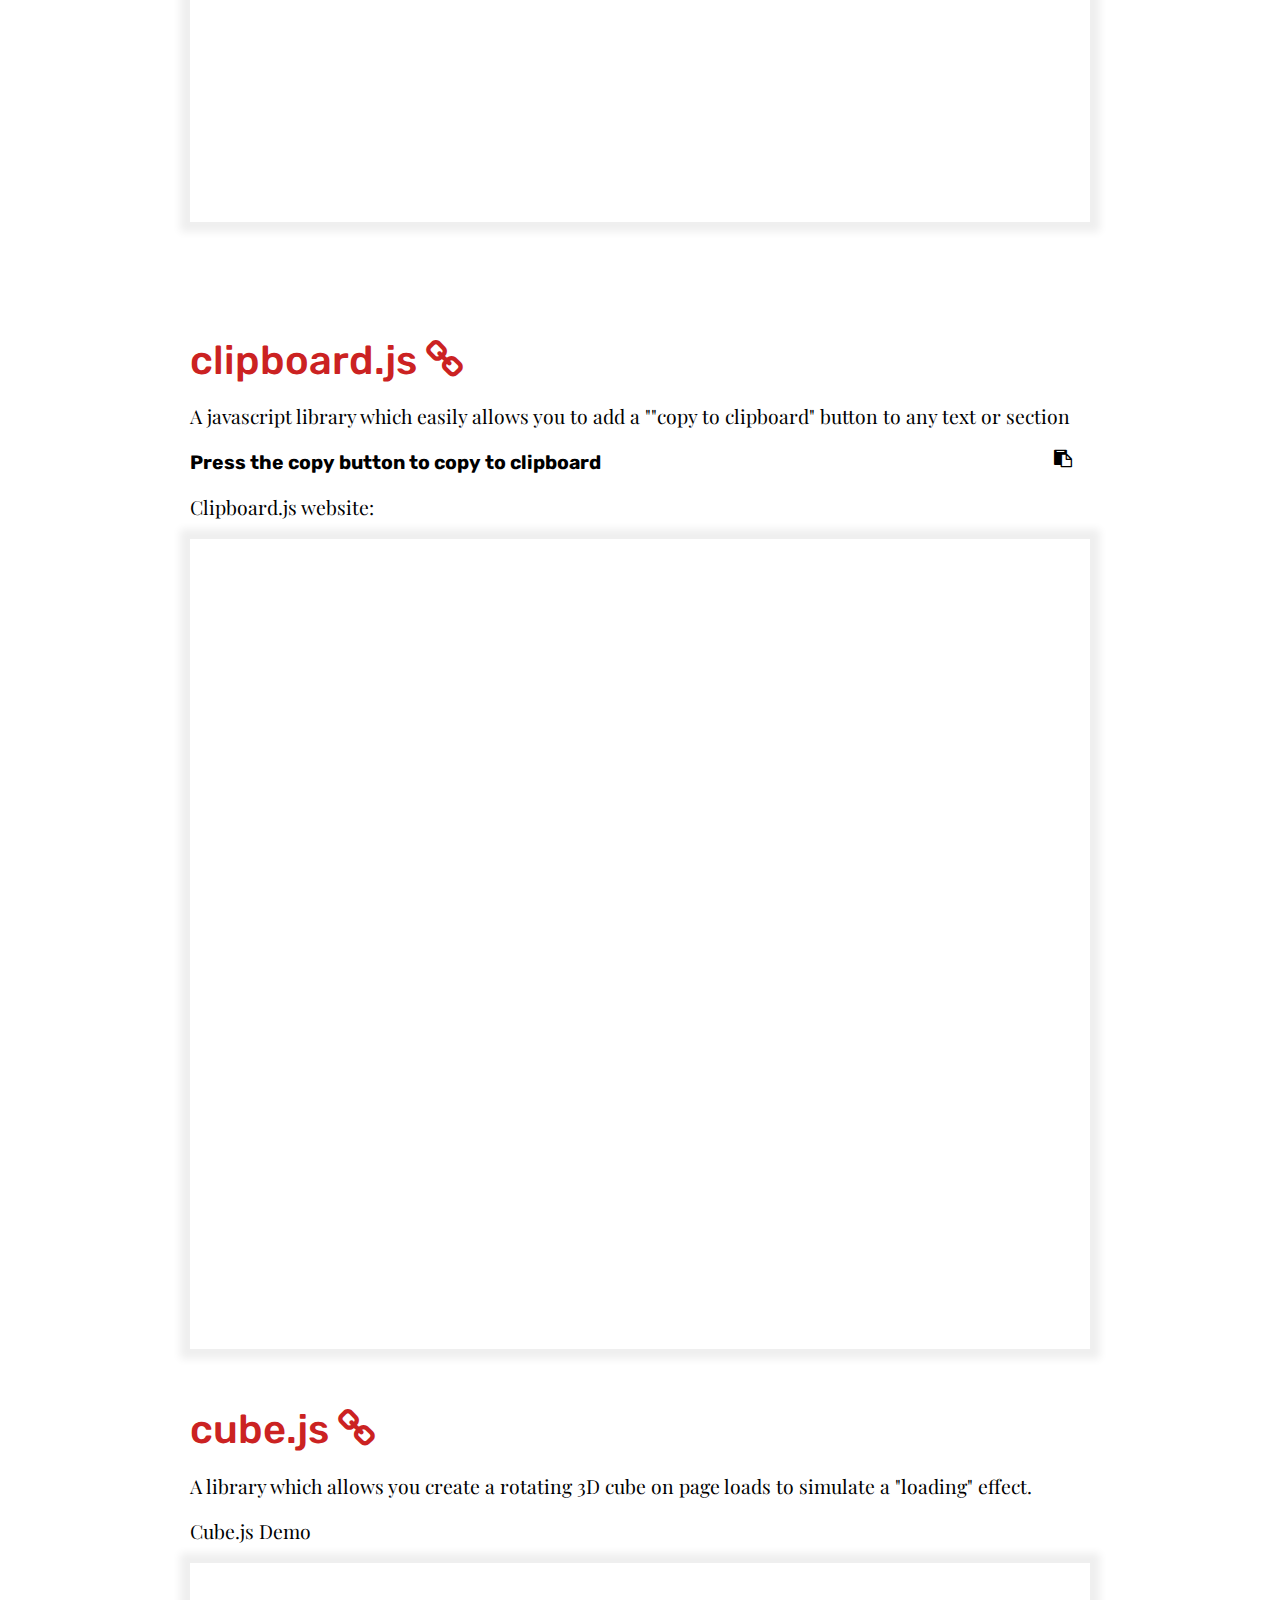
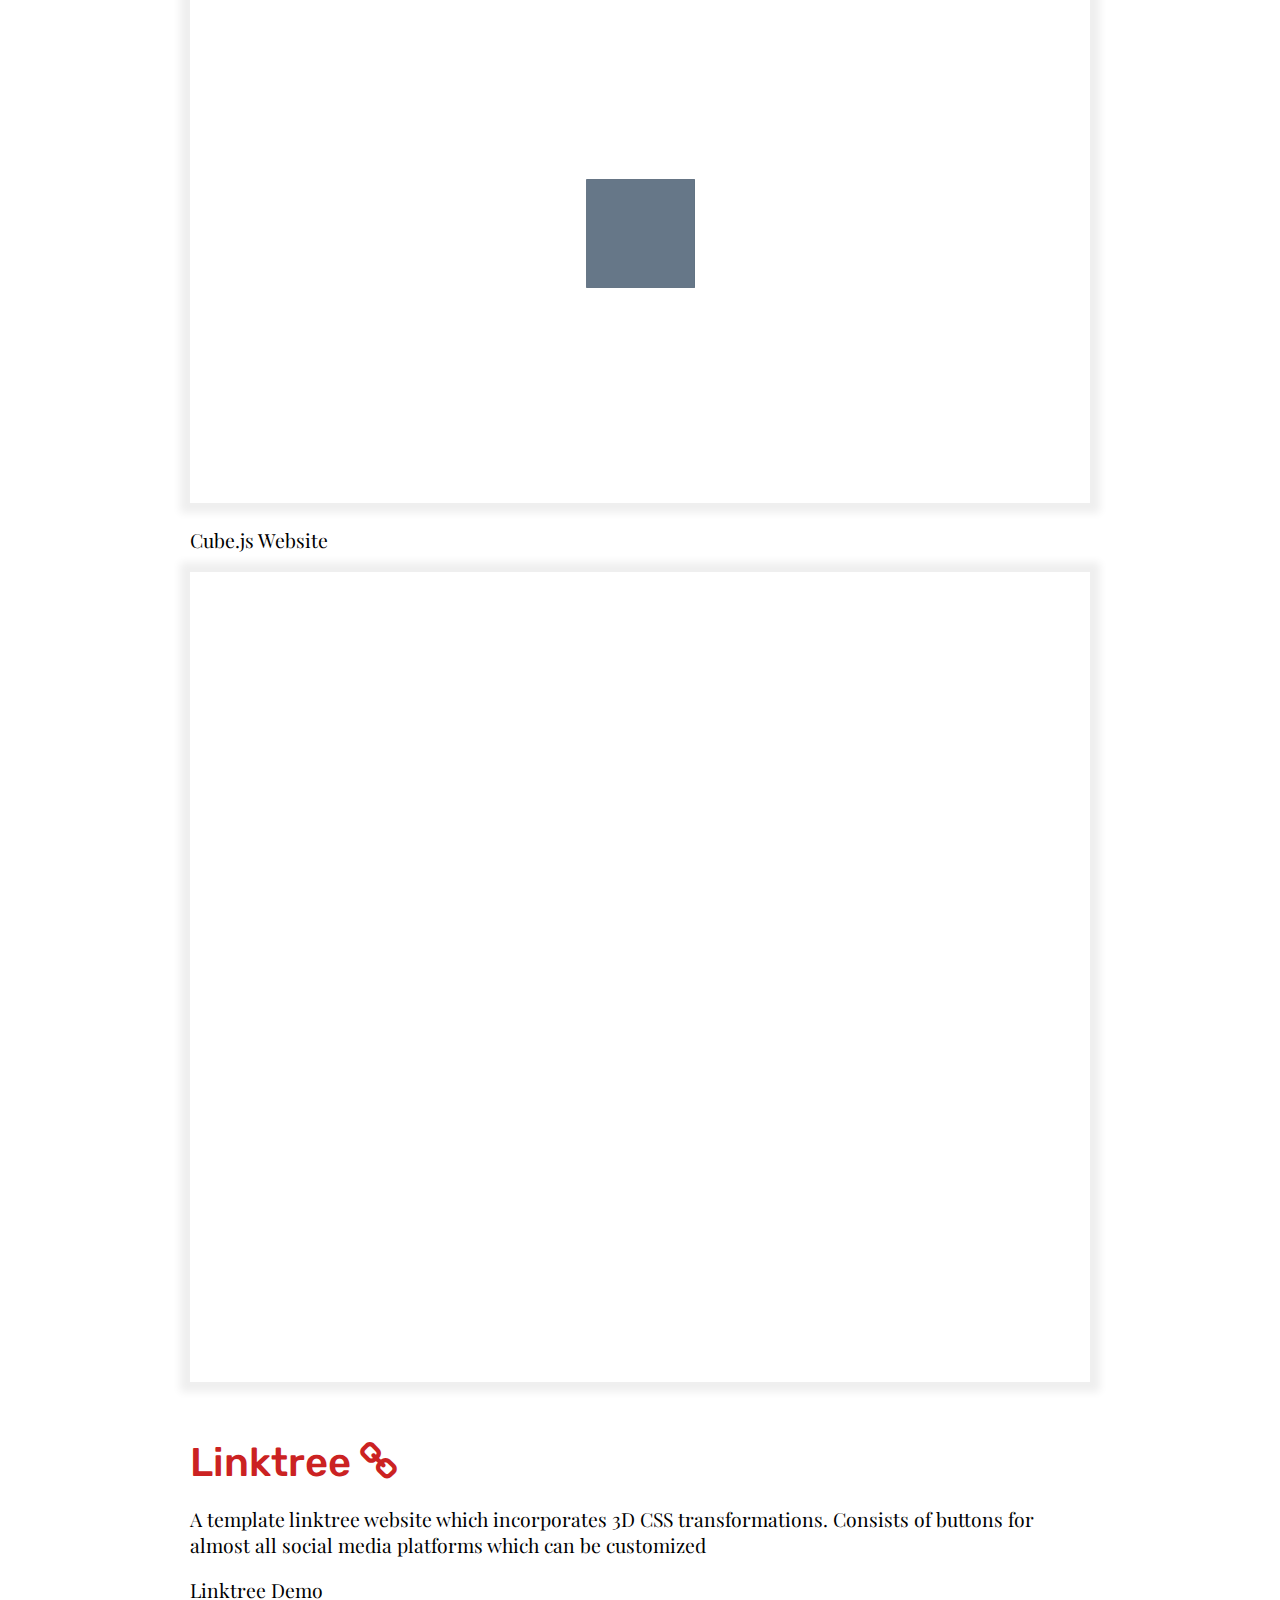
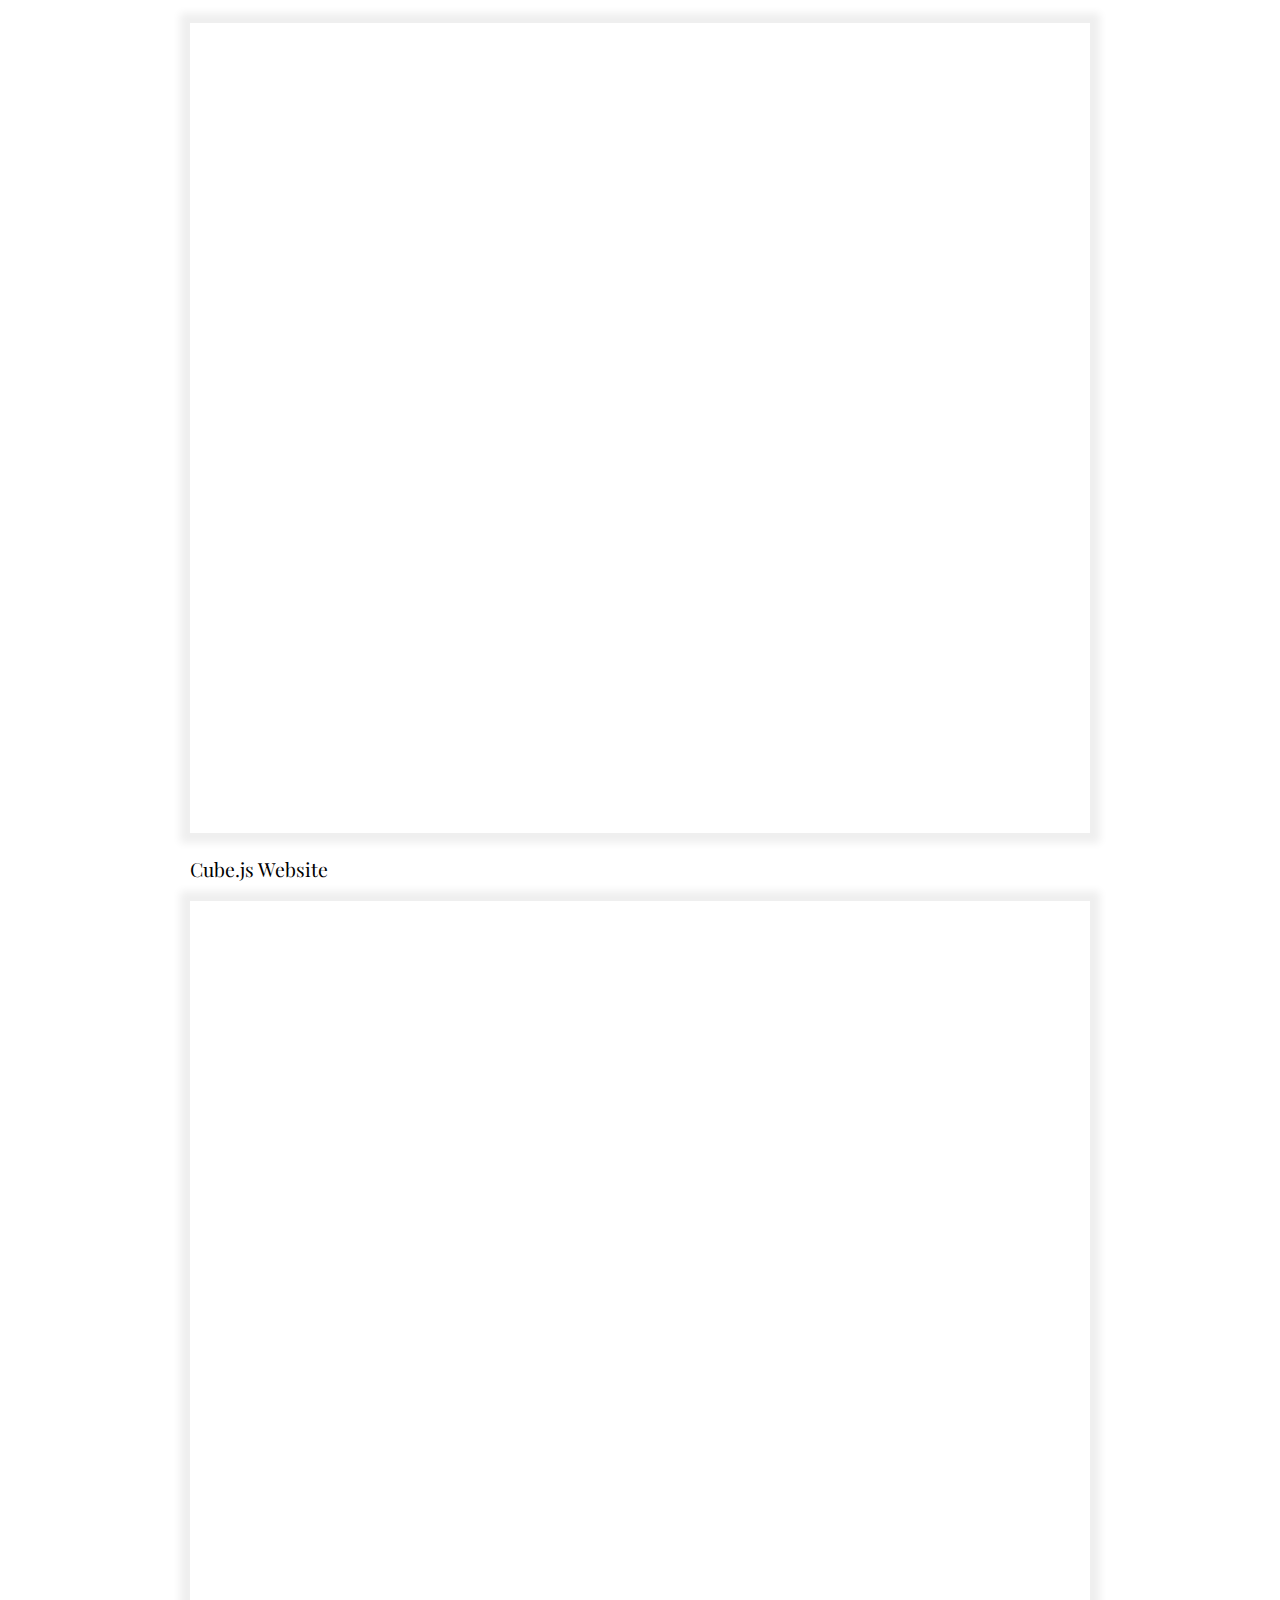
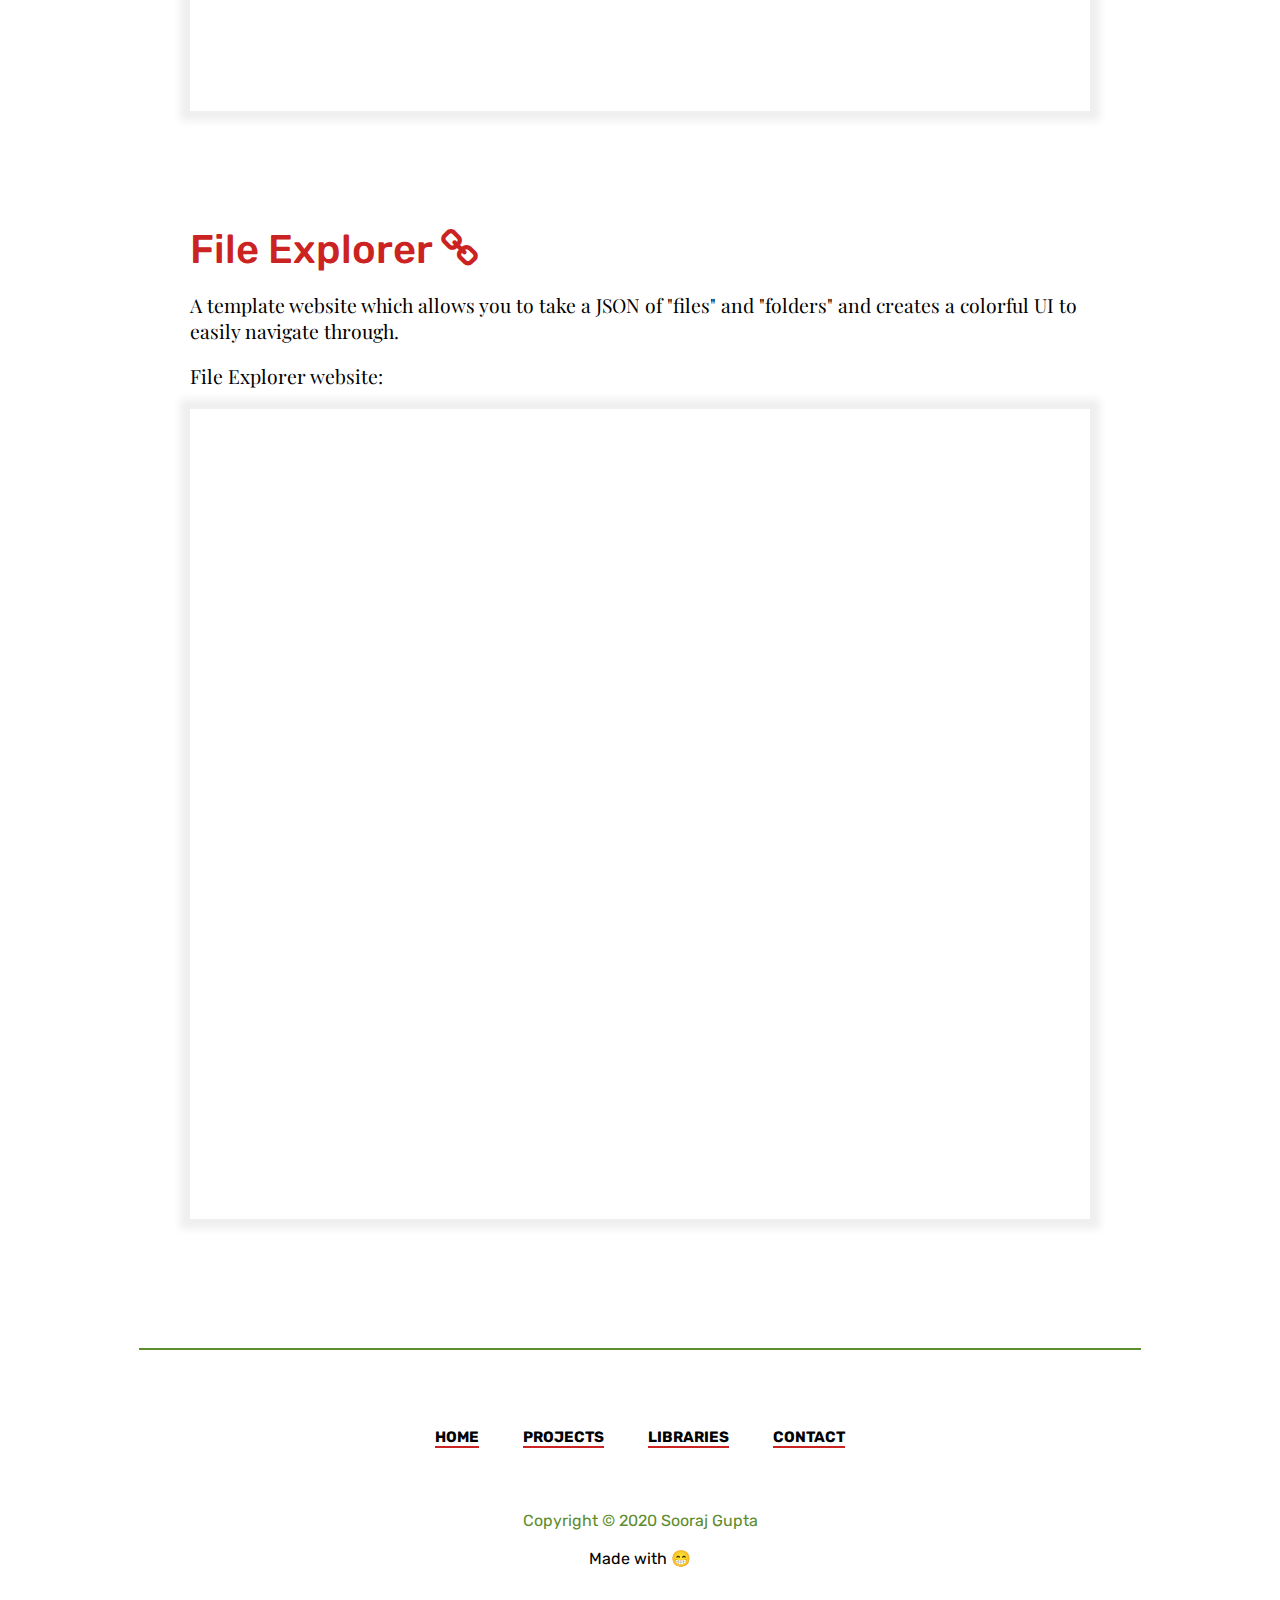
<file: libraries.html>
<!DOCTYPE html>

<html lang = "en">

	<head>
		<title>Sooraj Gupta</title>
		<meta name="viewport" content="width=device-width, initial-scale=1.0">
		<link rel="stylesheet" href="https://cdnjs.cloudflare.com/ajax/libs/font-awesome/4.7.0/css/font-awesome.min.css">
		
		<link href="assets/css/colors/redgreen.css" rel = "stylesheet" id = "theme">
		<link href="assets/css/buttons.css" rel = "stylesheet">
		<link href = "assets/typewriter/typewriter.css" rel = "stylesheet">
		<link href = "assets/clipboard/clipboard.css" rel = "stylesheet"/>
		<link href = "assets/jaroosui/jaroos.css" rel = "stylesheet">	
		<link href = "assets/css/style.css" rel = "stylesheet">
		
		<meta property="og:title" content="Sooraj Gupta">
        <meta property="og:description" content="Sooraj Gupta's Personal Website.">
		<meta property="description" content="Sooraj Gupta's Personal Website.">
        <meta property="og:image" content="assets/images/sooraj.jpg">
        <meta property="og:url" content="https://sooraj-gupta.github.io/">
        <meta name="twitter:card" content="summary_large_image">
		<meta name="title" content="Sooraj Gupta">
		<meta name="description" content="Sooraj Gupta's Personal Website.">
		<meta name="keywords" content="Sooraj Gupta, Sooraj, Gupta, Suraj Gupta, Suraj">
		<meta name="robots" content="index, follow">
		<meta http-equiv="Content-Type" content="text/html; charset=utf-8">
		<meta name="language" content="English">
		<meta name="author" content="Sooraj Gupta">
		
		<link rel="apple-touch-icon" sizes="180x180" href="favicon/apple-touch-icon.png">
		<link rel="icon" type="image/png" sizes="32x32" href="favicon/favicon-32x32.png">
		<link rel="icon" type="image/png" sizes="16x16" href="favicon/favicon-16x16.png">
		<link rel="manifest" href="favicon/site.webmanifest">
		<!--
		<link href = "assets/cube/cube.css" rel = "stylesheet">
		-->
		
	</head>
	<body>
		<!--
			<script src = "assets/cube/settings.js"></script>
			<script src = "assets/cube/cube.js"></script>
		-->
		<!--  TITLE  -->
		<section id = "titlewrapper" style = "height: calc( 30vh + 200px );">
			<!-- Navigation Menu-->
			<div id = "nav">
				<!--<img src = "assets/images/logo.png" id = "navlogoimg">-->

				<div style = "width: 100%;" class = "desktop">
<!--					<a class = "button-round navitem" style = "margin-right: calc( 5vw + 10px );">GITHUB</a>-->
					<button class = "halfrot navitem" style = "margin-right: calc( 5vw );" data-jaroos-orientation href = "https://github.com/sooraj-gupta/">GITHUB;Visit my</button>
					<button class = "underline navitem" id = "brush" data-jaroos-orientation="reverse mid half"><i class="fa fa-paint-brush"></i></button>
					<button class="underline navitem" href="contact" data-jaroos-orientation="reverse mid half">CONTACT</button>
					<button class="underline navitem attent" href="libraries" data-jaroos-orientation="reverse mid half">libraries</button>
					<button class="underline navitem" href="projects" data-jaroos-orientation="reverse mid half">projects</button>
					<button class="underline navitem" href="https://sooraj-gupta.github.io" data-jaroos-orientation="reverse mid half">Home</button>
				</div>
			</div>
			
			<!-- Mobile Menu -->
			<span id = "mobilemenubutton" class="mobile" >&middot;&middot;&middot;</span>
			<div id = "mobilemenu" class = "mobile">
				<a class = "button- navitem" href = "https://sooraj-gupta.github.io/">HOME</a>
				<a class = "button- navitem" href = "projects" >PROJECTS</a>
				<a class = "button- navitem attent" href = "libraries">LIBRARIES</a>
				<a class = "button- navitem" href = "contact">CONTACT</a>
				<a class = "button-round navitem" href = "https://github.com/sooraj-gupta">GITHUB</a>
			</div>
			
			<!-- Landing Page -->
			<div id = "titlediv" style = "height: calc( 30vh + 100px ) ">
				<div id = "title">
					<h1>Libraries</h1>
					<div id = "buttons">
						<a class = "button-round mobile" style = "margin-left: 0;" href = "projects">Projects</a><a class = "button-round mobile" href = "https://github.com/sooraj-gupta">GitHub</a>
						<button class="desktop hinge" href="projects" data-jaroos-orientation="reverse">projects;Check it out!</button>
						<button class="hinge desktop" href="https://github.com/sooraj-gupta" data-jaroos-orientation="">GITHUB;profile</button>
					</div>
				</div>
				<div id = "librariesicon" class = "desktop">
					<div style = "position: relative; ">
						<i class="fa fa-book" style="color: var(--accent-alpha); position: absolute; top: -10px; left: -10px;    "></i>
						<i class="fa fa-book" style="color: var(--lightdark-alpha); position: absolute; top: 0.5em; left: 0.5em; font-size: 0.75em;"></i>
						<i class="fa fa-book" style="color: var(--mainbg-alpha); position: absolute; top: 0.5em; left: 1.5em; font-size: 0.5em;"></i>
					</div>
				</div>
			</div>
		</section>
		<br>
		<br>
		<br>
		<hr>
		
		<section id = "javascript">
		
			<center>
				<div class = "content" >
					<h2 class = "header">Web Design</h2>
					<h6 class = "subtitle">My Web Design and Web Development libraries</h6>
					<!-- <div id="svg-container" style="width:auto; height:auto; position: absolute; right: 0; bottom: 0;">
						<svg width='100px' height='100%' viewBox="0 0 1000 1000" preserveAspectRatio="" >
							<polyline points = "10,990 500,10 990,990 10,990" id = "t1"/>
							<polyline points = "305,400 500,10 655,320 610,360, 600,300 560,300 500,460 370,355 340,400 305,400 " id = 	"p1"/>
							<polyline points = "500, 10 500, 200, 420,300 420,500 550,620 490,770 350,730 300,990 990,990, 500,10" id = 	"d1"/>
						</svg>
					</div> -->
					
					<!-- Typewriter.js -->
					<h4 class = "subheader"><a href = "https://sooraj-gupta.github.io/typewriterjs">typewriter.js <i class = "fa fa-link"></i></a></h4>
					<p>A javascript library which easily allows you to add a typewriter effect to any text.</p>
					<p><strong><span data-typewriter = "on" data-typewriter-font = "Playfair Display">This text uses typewriter.js</span></strong></p>
					
					<p>Typewriter.js website:</p>
					<iframe src = "https://sooraj-gupta.github.io/typewriterjs"></iframe>
					
					<br><br><br><br>
					<!-- Clipboard.js -->
					<h4 class = "subheader"><a href = "https://sooraj-gupta.github.io/clipboardjs">clipboard.js <i class = "fa fa-link"></i></a></h4>
					<p>A javascript library which easily allows you to add a ""copy to clipboard" button to any text or section <p>
					<p data-clipboard = "copy" style = ""><strong><span style = "padding-right: 20px">Press the copy button to copy to clipboard</span></strong></p>
					
					<p>Clipboard.js website:</p>
					<iframe src = "https://sooraj-gupta.github.io/clipboardjs"></iframe>
					
					<!-- Cube.js -->
					<h4 class = "subheader"><a href = "https://sooraj-gupta.github.io/cubejs/">cube.js <i class = "fa fa-link"></i></a> </h4>
					<p>A library which allows you create a rotating 3D cube on page loads to simulate a "loading" effect. <p>
					
					<p>Cube.js Demo</p>
					<iframe src = "assets/cube/index.html" style="height: 60vh;"></iframe>
					<br>
					<p>Cube.js Website</p>
					<iframe src = "https://sooraj-gupta.github.io/cubejs" style=""></iframe>
					
					<!-- Linktree -->
					<h4 class = "subheader"><a href = "https://sooraj-gupta.github.io/linktree/">Linktree <i class = "fa fa-link"></i></a> </h4>
					<p>A template linktree website which incorporates 3D CSS transformations. Consists of buttons for almost all social media platforms which can be customized<p>
					
					<p>Linktree Demo</p>
					<iframe src = "https://sooraj-gupta.github.io/linktree/" style="height: 90vh;"></iframe>
					<br>
					<p>Cube.js Website</p>
					<iframe src = "https://sooraj-gupta.github.io/cubejs" style=""></iframe>
					
					<br><br><br><br>
					<!-- File Explorer -->
					<h4 class = "subheader"><a href = "https://sooraj-gupta.github.io/lib/fileexplorer/">File Explorer <i class = "fa fa-link"></i></a> </h4>
					<p>A template website which allows you to take a JSON of "files" and "folders" and creates a colorful UI to easily navigate through. <p>
					
					<p>File Explorer website:</p>
					<iframe src = "https://sooraj-gupta.github.io/lib/web/fileexplorer/index.html"></iframe>
					
					<br><br><br><br>
					
				</div>
				
			</center>
			
		</section>
		
		<hr>
		<footer>
			
			<div style = "line-height: 35px">
				<button class = "footernav underline" data-jaroos-orientation = "mid reverse half" href = "https://sooraj-gupta.github.io">Home</button>
				<button class = "footernav underline" data-jaroos-orientation = "mid reverse half" href = "https://sooraj-gupta.github.io">Projects</button>
				<button class = "footernav underline" data-jaroos-orientation = "mid reverse half" href = "https://sooraj-gupta.github.io">Libraries</button>
				<button class = "footernav underline" data-jaroos-orientation = "mid reverse half" href = "https://sooraj-gupta.github.io">Contact</button>
			</div>
			<br>
			<br>
			<!--<span style = "font-size: 20px; color: var(--lightdark)">Thank you for visiting my page!</span>-->
			<br>
			<span style = "color:var(--lightdark)">Copyright © 2020 Sooraj Gupta</span>
			<br>
			Made with &#128513;
			
		</footer>
		
		
		
		
		<script src = "assets/typewriter/typewriter.js"></script>
		<script src = "assets/jaroosui/jaroos.js"></script>
		<script src = "assets/clipboard/clipboard.js"></script>
		<script>Clipboard.init()</script>
		<script src = "assets/js/main.js"></script>
	</body>

</html>
</file>
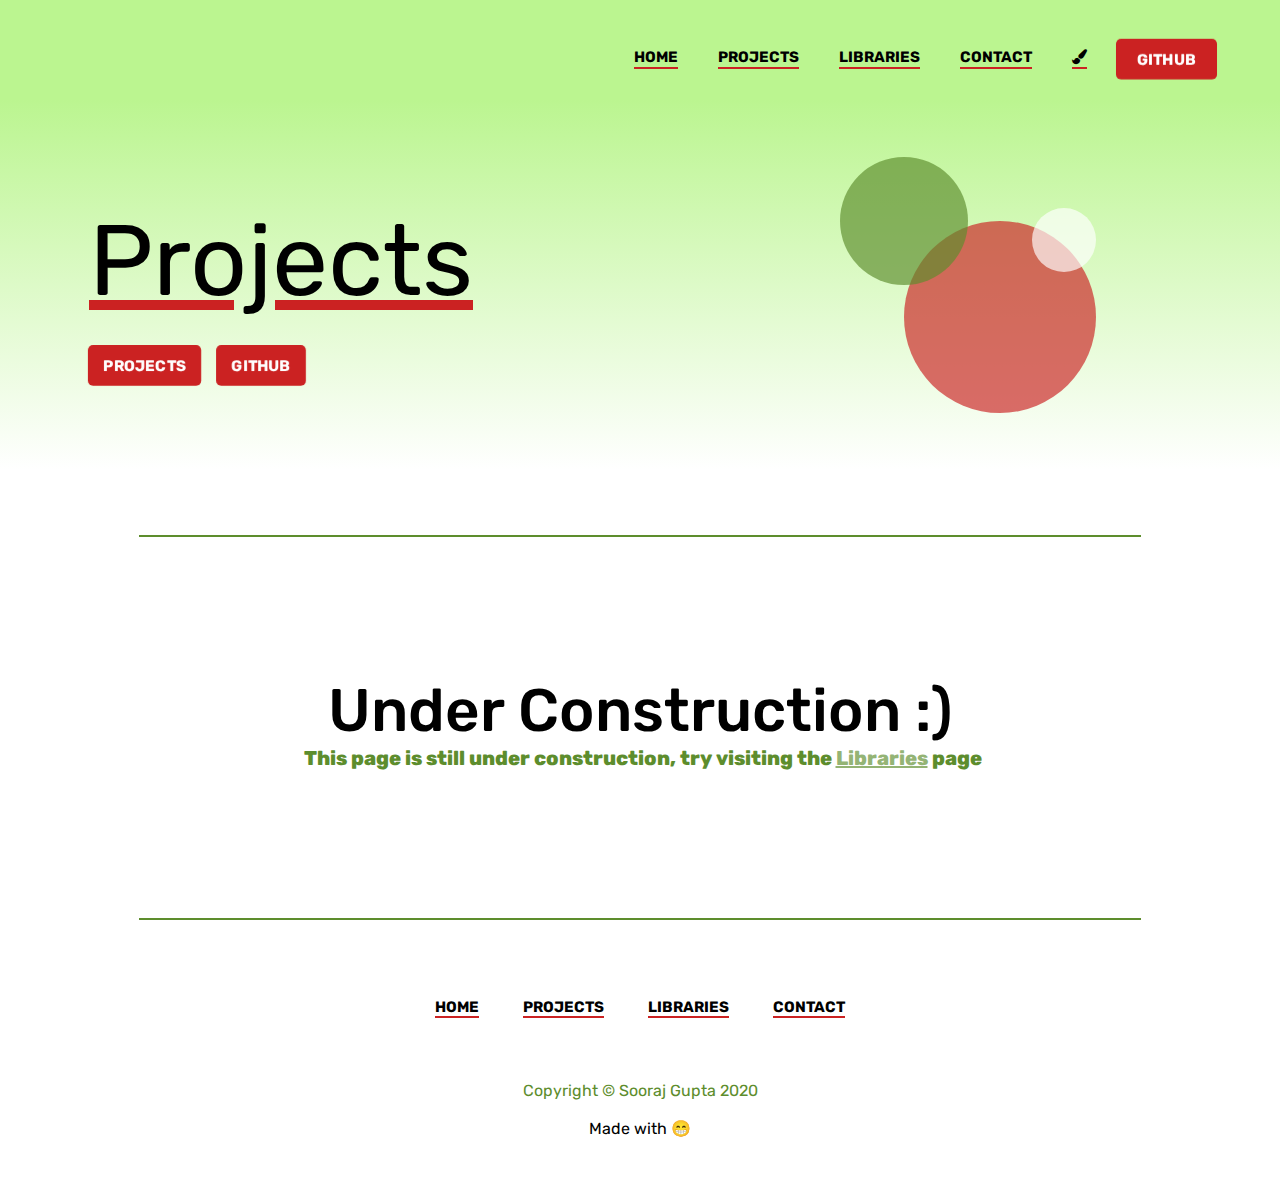
<file: projects.html>
<!DOCTYPE html>

<html lang = "en">

	<head>
		<title>Sooraj Gupta</title>
		<meta name="viewport" content="width=device-width, initial-scale=1.0">
		
		
		<link rel="stylesheet" href="https://cdnjs.cloudflare.com/ajax/libs/font-awesome/4.7.0/css/font-awesome.min.css">
		<link href="assets/css/colors/redgreen.css" rel = "stylesheet" id = "theme">
		<link href = "assets/jaroosui/jaroos.css" rel = "stylesheet">	
		<link href = "assets/css/style.css" rel = "stylesheet">
		<link href="assets/css/buttons.css" rel = "stylesheet">
		<link href = "assets/typewriter/typewriter.css" rel = "stylesheet">
		
		<meta property="og:title" content="Sooraj Gupta">
        <meta property="og:description" content="Sooraj Gupta's Personal Website.">
		<meta property="description" content="Sooraj Gupta's Personal Website.">
        <meta property="og:image" content="assets/images/sooraj.jpg">
        <meta property="og:url" content="https://sooraj-gupta.github.io/">
        <meta name="twitter:card" content="summary_large_image">
		<meta name="title" content="Sooraj Gupta">
		<meta name="description" content="Sooraj Gupta's Personal Website.">
		<meta name="keywords" content="Sooraj Gupta, Sooraj, Gupta, Suraj Gupta, Suraj">
		<meta name="robots" content="index, follow">
		<meta http-equiv="Content-Type" content="text/html; charset=utf-8">
		<meta name="language" content="English">
		<meta name="author" content="Sooraj Gupta">
		
		<link rel="apple-touch-icon" sizes="180x180" href="favicon/apple-touch-icon.png">
		<link rel="icon" type="image/png" sizes="32x32" href="favicon/favicon-32x32.png">
		<link rel="icon" type="image/png" sizes="16x16" href="favicon/favicon-16x16.png">
		<link rel="manifest" href="favicon/site.webmanifest">
		<!--
		<link href = "assets/cube/cube.css" rel = "stylesheet">
		-->
		
	</head>
	<body>
		<!--
			<script src = "assets/cube/settings.js"></script>
			<script src = "assets/cube/cube.js"></script>
		-->
		
		<!--  TITLE  -->
		<section id = "titlewrapper" style = "height: calc( 30vh + 200px );">
			<!-- Navigation Menu-->
			<div id = "nav">
				<!--<img src = "assets/images/logo.png" id = "navlogoimg">-->

				<div style = "width: 100%;" class = "desktop">
<!--					<a class = "button-round navitem" style = "margin-right: calc( 5vw + 10px );">GITHUB</a>-->
					<button class = "halfrot navitem" style = "margin-right: calc( 5vw );" data-jaroos-orientation href = "https://github.com/sooraj-gupta/">GITHUB;Visit my</button>
					<button class = "underline navitem" id = "brush" data-jaroos-orientation="reverse mid half"><i class="fa fa-paint-brush"></i></button>
					<button class="underline navitem" href="contact" data-jaroos-orientation="reverse mid half">CONTACT</button>
					<button class="underline navitem attent" href="libraries" data-jaroos-orientation="reverse mid half">libraries</button>
					<button class="underline navitem" href="projects" data-jaroos-orientation="reverse mid half">projects</button>
					<button class="underline navitem" href="https://sooraj-gupta.github.io" data-jaroos-orientation="reverse mid half">Home</button>
				</div>
			</div>
			
			<!-- Mobile Menu -->
			<span id = "mobilemenubutton" class="mobile" >&middot;&middot;&middot;</span>
			<div id = "mobilemenu" class = "mobile">
				<a class = "button- navitem" href = "https://sooraj-gupta.github.io/">HOME</a>
				<a class = "button- navitem" href = "projects" >PROJECTS</a>
				<a class = "button- navitem attent" href = "libraries">LIBRARIES</a>
				<a class = "button- navitem" href = "contact">CONTACT</a>
				<a class = "button-round navitem" href = "https://github.com/sooraj-gupta">GITHUB</a>
			</div>
			
			<!-- Landing Page -->
			<div id = "titlediv" style = "height: calc( 30vh + 100px )">
				<div id = "title">
					<h1>Projects</h1>
					<div id = "buttons">
						<a class = "button-round mobile" style = "margin-left: 0;" href = "projects">Projects</a><a class = "button-round mobile" href = "https://github.com/sooraj-gupta">GitHub</a>
						<button class="desktop hinge" href="projects" data-jaroos-orientation="reverse">projects;Check it out!</button>
						<button class="hinge desktop" href="https://github.com/sooraj-gupta" data-jaroos-orientation="">GITHUB;profile</button>
					</div>
				</div>
				<div id = "shapes" class = "desktop">
					<div id = "circle1"></div>
					<div id = "circle2"></div>
					<div id = "circle3"></div>
				</div>
			</div>
		</section>
		<br>
		<br>
		<br>
		<hr>
		<section id = "armandcar">
		
			<center>
				<div class = "content" >
					<h2 class = "header" style = "text-align: center;">Under Construction :)</h2>
					<h6 class = "subtitle" style = "text-align: center;">This page is still under construction, try visiting the <a href = "libraries"id = "inline">Libraries</a> page</h6>
				</div>
				
			</center>
			
		</section>
		<hr>
		<footer>
			
			<div style = "line-height: 35px">
				<button class = "footernav underline" data-jaroos-orientation = "mid reverse half" href = "https://sooraj-gupta.github.io">Home</button>
				<button class = "footernav underline" data-jaroos-orientation = "mid reverse half" href = "https://sooraj-gupta.github.io">Projects</button>
				<button class = "footernav underline" data-jaroos-orientation = "mid reverse half" href = "https://sooraj-gupta.github.io">Libraries</button>
				<button class = "footernav underline" data-jaroos-orientation = "mid reverse half" href = "https://sooraj-gupta.github.io">Contact</button>
			</div>
			<br>
			<br>
			<!--<span style = "font-size: 20px; color: var(--lightdark)">Thank you for visiting my page!</span>-->
			<br>
			<span style = "color:var(--lightdark)">Copyright © Sooraj Gupta 2020</span>
			<br>
			Made with &#128513;
			
		</footer>
		
		
		
		
		<script src = "assets/typewriter/typewriter.js"></script>
		<script src = "assets/jaroosui/jaroos.js"></script>
		<script src = "assets/js/main.js"></script>
	</body>

</html>
</file>
<file: assets/css/buttons.css>
[class *= "button-"]
{
	color: var(--maintext);
	font-size: 15px;
	cursor: pointer;
	font-weight: 600;
	text-decoration: none;
}
[class *= "button-"]:hover
{
	color: var(--lightdark);
}

.button-round
{
	padding: 6px 20px;
	color: var(--mainbg);
	background-color: var(--accent);
	border-radius: 40px;
	border: 3px solid var(--accent);
	margin-left: 20px;
	outline: none;
}
.button-round:hover
{
	background-color: transparent;
	color: var(--accent);
}

.dynamicbutton 
{
	position: relative;
}

@media (max-width: 800px )
{
	[class *= "button-"]
	{
	}
	.button-round
	{
		margin-left: 0;
	}
}


.navunder {
	position: absolute;
	height: 2px;
	margin-left: 0px;
	width: 100%;
	background-color: var(--accent);
}
.navitem:hover > .navunder
{
	margin-left: calc( 50% - 10px );
	width: 20px;
}
</file>
<file: assets/typewriter/typewriter.css>
[data-typewriter="on"] {
  display: none;
}
</file>
<file: assets/css/colors/redgreen.css>
:root
{
	--light: #bbf590;
	--light-alpha: #bbf590aa;
	--lightdark: #5d8d2d;
	--lightdark-alpha: #5d8d2daa;
	--maintext: #000;
	--mainbg: #FFF;
	--mainbg-alpha: #FFFfffaa;
	--accent: #cb2222;
	--accentdark: #a31a1a;
	--accentlight: #da2222;
	--accent-alpha: #cb2222aa;
}
</file>
<file: assets/jaroosui/jaroos.css>
@import url('https://fonts.googleapis.com/css2?family=Rubik:wght@400;700&display=swap');


:root
{
	--mainbutton: #ee6969;
	--mainbuttontext: white;
	--mainunderlinetext: black;
	--mainunderline: #ee6969;
	
	--font-family:'Rubik'
}





/************************* GENERAL *************************************/
.button, .button:hover, .button:focus
{
	background-color: transparent;
	border: none;
	outline: none;
	padding: 0;
	margin: 0;
}

button:hover
{
	cursor: pointer;
}
button:focus
{
	outline: none
}

.fig button, .regular, .regular:focus, .underline, .underline:focus, .fill, .fill:focus
{
	font-family: var(--font-family);
	text-transform: uppercase;
	color: var(--mainbuttontext);
	font-size: 20px;
	font-weight: 500;
	border: 0px solid var(--mainbuttontext);
	background-color: var(--mainbutton);
	padding: 0px 15px;
	height: 40px;
	border-radius: 2px;
	white-space: nowrap;
	margin: 0;
} 








/*********************************** REGULAR ********************************/
.regular
{
/*	transition: 0.2s;*/
	margin: 0px 10px;
}
.regular:hover
{
	text-transform: uppercase;
	color: var(--mainbuttontext);
	font-size: 20px;
	font-weight: 500;
	border: 0px solid var(--mainbuttontext);
	background-color: var(--darkbutton);
	padding: 0px 15px;
	height: 40px;
	border-radius: 2px;
	margin: 0px 10px;
}












/**************************************** HINGE ******************************************/
.hinge, .hinge:hover
{
	-webkit-transform-style: preserve-3d;
	-ms-transform-style: preserve-3d;
	transform-style: preserve-3d;
}
.hingescene
{
	width: auto;
	-webkit-transform-style: preserve-3d;
	transform-style: preserve-3d;
	perspective: 1000px;
}
.hingescene .fig
{
	width: auto;
	position: relative;
/*	transition: 0.5s;*/
	-webkit-transform-style: preserve-3d;
	transform-style: preserve-3d;
}
.hingescene .fig .face
{
	width: auto;
	position: absolute;
	left: 0;
	top: 0;
	transition: 0.5s;
	transition-timing-function: cubic-bezier(0.4, 1, 0.7, 1.2);
	-webkit-transform-style: preserve-3d;
	transform-style: preserve-3d;
}
.hingescene .fig .title
{
/*	transition: 0.2s;*/
	white-space: nowrap;
	transform: rotateX(0deg) translateZ(20px);
}
.hingescene .fig .msg
{
	font-size: 14px;
	padding: 0px 8px;
	height: 25px;
	opacity: 0;
	background-color: var(--lightbutton);
	transform: rotateX(-180deg) translateZ(21px)
}

.hingescene .fig:hover > .title
{
	background-color: var(--darkbutton);
}

.hinge:hover .msg
{
	opacity: 1;
	transform: rotateX(-0deg) translateZ(20px) translateY(42px)
}









/******************************* HALF/FULL ROTATION *****************************/
.halfrotscene, .fullrotscene, .halfrotscene:hover
{
	//width: auto;
	transform-style: preserve-3d;
	perspective: 1000px;
	margin: 0;
}
.halfrotscene .fig, .fullrotscene .fig
{
	//width: auto;
	position: relative;
	transition: 0.35s;
	transform-style: preserve-3d;
	transform: rotateX(0deg) translateY(-10px);
	transition-timing-function: cubic-bezier(0.4, 1, 0.7, 1.0);
}
.halfrotscene .fig
{
	transition: 0.25s;
}
.halfrotscene .fig .face, .fullrotscene .fig .face
{
	position: absolute;
	left: 0;
	top: 0;
}
.halfrotscene .fig .title, .fullrotscene .fig .title
{
	white-space: nowrap;
	transform: rotateX(0deg) translateZ(20px) translateY(0px);
	
}
.reverse .halfrotscene .fig .msg, .reverse .fullrotscene .fig .msg
{
	background-color: var(--lightbutton);
	transform: rotateX(-90deg) translateZ(19.1px) translateY(0px);
}
.reverse .halfrotscene .fig .title, .reverse .fullrotscene .fig .title
{
	background-color: var(--mainbutton);
}
.halfrotscene .fig .msg, .fullrotscene .fig .msg
{
	white-space: nowrap;
	background-color: var(--lightbutton);
	transform: rotateX(90deg) translateZ(19.1px) translateY(0px);
	
}
.halfrotscene:hover .fig
{
	opacity: 1;
	transform: rotateX(-45deg);
}
.reverse .halfrotscene:hover > .fig
{
	transform: rotateX(45deg) translateY(-10px);
}

.fullrotscene:hover .fig
{
	opacity: 1;
	transform: rotateX(-90deg) translateZ(10px) translateY(-20px);
}
.reverse .fullrotscene:hover > .fig
{
	transform: rotateX(90deg) translateZ(-10px) translateY(-20px);
}









/******************************** FLIP BUTTON *******************************/
.flipscene,
{
	//width: auto;
	transform-style: preserve-3d;
	perspective: 1000px;
	margin: 0;
}
.flipscene .fig
{
	//width: auto;
	position: relative;
	transition: 0.5s;
	transform-origin: center 20px 0px;
	transform-style: preserve-3d;
	transition-timing-function: cubic-bezier(0.4, 1, 0.7, 1.2);
}
.flipscene .fig .face
{
	position: absolute;
	left: 0;
	top: 0;
}
.flipscene .fig .title
{
	white-space: nowrap;
	transform: rotateX(0deg) translateZ(0) translateY(0px);
	
}
.reverse .flipscene .fig .msg
{
	background-color: var(--mainbutton);
	transform: rotateX(-180deg) translateZ(0.1) translateY(0px);
}
.reverse .flipscene .fig .title
{
	background-color: var(--lightbutton);
}
.flipscene .fig .msg
{
	white-space: nowrap;
	background-color: var(--lightbutton);
	transform: rotateX(180deg) translateZ(0.1px) translateY(0px);
	
}
.flipscene:hover .fig
{
	opacity: 1;
	transform: rotateX(-180deg);
}
.reverse .flipscene:hover > .fig
{
	transform: rotateX(180);
}










/******************************** UNDERLINE *******************************/

.underline,.underline:focus
{
	transition: 0.2s;
	color: var(--mainunderlinetext);
	border: none;
	background-color: transparent;
	position: relative;
	padding: 0;
	margin: 0px 15px;
}
.forward.underline:after
{
	margin:0px;
	content: '';
	position: absolute;
	left:0;
	bottom:3px;
	width: 0%;
	height: 3px;
	transition: 0.25s ease;
	//transition-timing-function: cubic-bezier(0.2, 1.2, 0.8,1.0);
	background-color: var(--mainunderline);
}
.half.forward.underline:after
{
	width: 50%;
}
.right.underline:after, .underline.mid:after
{
	right: 0;
	left: auto;
}
.underline.mid:after
{
	margin-right: 50%;
}
.half.underline.mid:after
{
	margin-right: 25%;
}
.forward.underline:hover:after
{
	width: 100%;
	margin: 0;
}
.reverse.underline:after
{
	margin:0px;
	content: '';
	position: absolute;
	left:0;
	bottom:3px;
	width: 100%;
	height: 3px;
	transition: 0.25s ease;
	//transition-timing-function: cubic-bezier(0.2, 1.2, 0.8,1.0);
	background-color: var(--mainunderline);
}
.reverse.underline:hover:after
{
	width: 0%;
}
.half.reverse.underline:hover:after
{
	width: 50%;
}
.half.mid.reverse.underline:after
{
	margin-right: 0%;
}
.reverse.right.underline:after, .reverse.underline.mid:after
{
	right: 0;
	left: auto;
}
.reverse.mid.underline:hover:after
{
	margin-right: 50%;
}
.half.reverse.mid.underline:hover:after
{
	margin-right: 25%;
}




/******************************** FILL *******************************/

.fill, .fill:focus
{
	transition: 0.2s;
	border: 2px solid var(--mainunderlinetext);
	position: relative;
	color: var(--mainunderlinetext);
	background-color: transparent;
	padding: 0px 10px;
	margin: 10px 15px;
	z-index: 0;
}
.reverse.fill, .reverse.fill:focus
{
	color: var(--mainbuttontext);
}
.forward.fill:after
{
	transition: 0.2s;
	transition-timing-function: cubic-bezier(.5,0,0,1);
	content: '';
	position: absolute;
	top: -2px;
	left: -2px;
	width: 0%;
	height: 100%;
	z-index: -1;
	background-color: var(--mainbutton);
	visibility: hidden;
	border: 2px solid var(--mainbutton);
}
.reverse.fill:after
{
	transition: 0.2s;
	transition-timing-function: cubic-bezier(.5,0,0,1);
	content: '';
	position: absolute;
	top: -2px;
	right: -2px;
	width: 100%;
	height: 100%;
	z-index: -1;
	background-color: var(--mainbutton);
	visibility: visible;
	border: 2px solid var(--mainbutton);
}
.mid.forward.fill:after
{
	transition: 0.15s;
	transition-timing-function: ease;
	margin: 0px 50%;
}
.mid.forward.fill:hover:after
{
	margin: 0px 0px;
}
.mid.reverse.fill:after
{
	transition-timing-function: ease;
	margin: 0px 0%;
}
.mid.reverse.fill:hover:after
{
	transition: 0.15s;
	margin: 0px 50%;
}
.left.forward.fill:after
{
	left: auto;
	right: -2px;
}
.left.reverse.fill:after
{
	right: auto;
	left: -2px;
}
.forward.fill:hover:after
{
	visibility: visible;
	width: 100%;
	border: 2px solid var(--mainbutton);
	color: var(--mainbuttontext);
}
.reverse.fill:hover:after
{
	visibility: hidden;
	width: 0%;
	border: 2px solid var(--mainbutton);
	color: var(--mainbuttontext);
}
.forward.fill:hover
{
	color: var(--mainbuttontext);
}
.reverse.fill:hover
{
	color: var(--mainunderlinetext);
}
.fill
{
	background-color: transparent;
}
</file>
<file: assets/css/style.css>
@import url('https://fonts.googleapis.com/css2?family=Lato:ital,wght@0,100;0,300;0,400;0,700;0,900;1,100;1,300;1,400;1,700;1,900&display=swap');
@import url('https://fonts.googleapis.com/css2?family=Rubik:wght@400;700&display=swap');
@import url('https://fonts.googleapis.com/css2?family=Playfair+Display:wght@400;500;600;700;800;900&display=swap');

/** MAIN **/
*{
	font-family: 'Rubik';
	transition: 0.2s;
}
i
{
	transition: 0s;
}

body,html {
	margin: 0;
	padding: 0;
	overflow-x: hidden;
	background-color: var(--mainbg);
	transition: 0s;
}
body
{
	opacity: 0;
	transition: 0.9s;
}

/*** TITLE **/
#nav {
	width: 100%;
	height: 100px;
	background-color: var(--light);
	color: var(--mainbg);
	display: flex;
	align-items: center;
	transition: 0s;
}

#navlogoimg
{
	height: 40px;
	margin: 0 20px;
	margin-right: 0px;
	margin-left: calc( 5vw + 10px );
}

#navlogotext
{
	font-size: 35px;
	margin: 0 20px;
	float: left;
	font-weight: 700;
}

.navitem
{
	position: relative;
	float:right;
	font-weight: 900;
	border-bottom: 2px solid var(--accent);
}
.desktop .navitem
{
	border-bottom: none;
}
.desktop .button-round
{
	border-bottom: 3px solid var(--accent);
}
#titlewrapper {
	height: 100vh;
	width: 100%;
}

#titlediv {
	height: calc( 100% - 100px );
	//background-color: var(--light);
	transition: 0;
	width: 100%;
	display: flex;
	align-items: center;
	//justify-content: center;	
	background-image: linear-gradient( var(--light), var(--mainbg) );
}
#titlediv


#title {
	width: 70%;
	color: var( --maintext );
	font-size: 100px;
	margin-left: calc( 5vw + 25px );
	padding-right: 40px;
	font-weight: 300;
}

#title h1 {
	font-size: 100px;
	margin: 0px;
	padding: 0;
	font-weight: 400;
	text-decoration-line: underline;
	text-decoration-color: var(--accent);
}

.subheader a {
	text-decoration: none;
	color: var(--accent);
}
.subheader a:hover {
	text-decoration: none;
	color: var(--accentdark);
}

#sooraj {
	max-width: 100%;
	width: 100%;
	border-radius: 50%;
	transform-origin: center center;
	animation: jiggle 1.5s infinite;
	animation-timing-function: cubic-bezier(.27,.55,.6,1.3);
}
@keyframes jiggle
{
	0%{
		transform: rotate(-0.5deg);
	}
	50%{
		transform: rotate(0.5deg);
	}
	100%
	{
		transform: rotate(-0.5deg);
	}
}


.attent
{
	animation: attent 4s infinite;
}
@keyframes attent
{
	0%,100%, 44%,54% {
		transform: scale(1) rotate(0deg);
	}
	46%{
		transform: scale(1) rotate(-3deg);
	}
	48%{
		transform: scale(1) rotate(3deg);
	}
	50%{
		transform: scale(1) rotate(-3deg);
	}
	52%{
		transform: scale(1) rotate(3deg);
	}
	100%{
		transform: scale(1) rotate(0deg);
	}
	
}



#title h6 {
	margin: 0;
	padding: 0;
	font-size: 30px;
	font-weight: 300;
	color: var(--maintext);
	position: absolute;
	top: calc( 2px + 25vh );
	left: calc( 5vw + 30px );
}

.desktop {
	display: block;
}
.mobile
{
	display: none;
}

#viewgithub
{
	margin-left: 15px;
}

#buttons 
{
	display: flex;
	flex-wrap: wrap;
	justify-content: flex-start; 
	align-items: center; 
	height: 50px;
}

.header {
	font-size: 60px;
	margin-bottom: 0px;
	color: var(--maintext);
	font-weight: 500;
	text-align: left;
}

#armandcar {
	padding: 80px 0px;
}
#javascript {
	padding: 60px 0px;
}

hr {
	border-style: solid;
	border-width: 1px;
	width: calc( 100vw - 60px);
	max-width: 1000px;
	color: var(--lightdark);
}

footer {
	padding: 80px 0px;
	height: 100px;
	display: flex;
	justify-content: center;
	align-items: center;
	flex-direction: column;
	text-align: center;
}


.footernav {
	margin: 0px;
}

.content {
	position: relative;
	max-width: 900px;
	width: calc( 100vw - 60px);
}

.content img {
	width: 100%;
}

.subtitle {
	
	font-size: 20px;
	color: var(--lightdark);
	font-weight: 800;
	text-align: left;
	margin: 0px;
	margin-bottom: 60px;
	padding-left: 5px;
}

.subheader {
	font-size: 40px;
	margin-bottom: 0px;
	color: var(--maintext);
	font-weight: 500;
	//text-decoration: underline;
	text-decoration-color: var(--accent);
	text-align: left;
}

p {
	font-family: "Playfair Display";
	text-align: left;
	font-size: calc( 0.5vw + 13px );
	font-weight: 400;
}

#shapes {
	width: 20vw;
	height: 20vw; 
	position: absolute;
	right: calc( 30vw - 200px );
}

#circle1 {
	position: absolute;
	width: 15vw;
	height: 15vw; 
	border-radius: 50%; 
	background-color: var(--accent-alpha);
	bottom: 0;
	right: 0;
}

#circle2 {
	position: absolute;
	width: 10vw;
	height: 10vw; 
	border-radius: 50%; 
	background-color: var(--lightdark-alpha);
}

#circle3 {
	position: absolute;
	width: 5vw;
	height: 5vw; 
	border-radius: 50%; 
	right: 0;
	top: 4vw;
	background-color: var(--mainbg-alpha);
}

#t1 {
	fill: #222222dd;
	stroke-width: 0;
}

#p1 {
	fill: white;
	stroke-width: 0;
}
#d1 {
	fill: #22222277
}
	

#soorajdiv {
	max-width: calc( 25% + 100px );
	padding-right: calc( 5vw + 25px );
}


#svg-container {
	position: absolute;
	top:0;
}

.fa-link {
	font-size: 30px;
}

iframe {
	max-width: 900px;
	width: calc( 100vw - 60px);
	height: 90vh;
	border: none;
	box-shadow: 0px 0px 8px 10px #00000011;
}

#inline {
	text-decoration: underline;
	color: var(--lightdark-alpha)
}
#inline:hover
{
	color: var( --lightdark );
	cursor: pointer;
}

form {
	display: flex;
	justify-content: center;
	align-items: center;
	flex-direction: column;
	text-align: left;
	width: 100%;
}

label {
	font-size: 18px;
	font-weight: 700;
}
input, textarea
{
	border-radius: 0px;
	outline: none;
	border-width: 0px;
	border-bottom: 2px solid var(--accent);
	color: var(--lightdark);
	width: 100%;	
	font-size: 23px;
	resize: none;
	padding: 15px 0px;
}
form .sec
{
	margin: 20px 0px;
	width: 100%;
	display: flex; justify-content: center; align-items: center; flex-wrap: nowrap; width: 100%;
}
::placeholder { /* Chrome, Firefox, Opera, Safari 10.1+ */
  color: #ddd;
}

#name {
	margin-bottom: 20px; margin-right: 40px; width: 80%;
}

#email {
	margin-bottom: 20px; width: 100%;
}


:root
{
	--mainunderline: var(--accent);
	--mainunderlinetext: var(--maintext);
}
.underline, .underline:focus
{
	padding-top: 11px;
	margin: 0px 20px; 
	margin-top: 3px;
	font-size: 15px;
	font-weight: 700;
}
.forward.underline:after
{
	//bottom: 1px;
	height: 2px;
}
.reverse.underline:after
{
	//bottom: 1px;
	height: 2px;
}
.hinge, .hinge:hover
{
	margin-right: 20px;
}
.hinge .hingescene .face, .halfrotscene .fig .title
{
	background-color: var(--accent);
	font-size: 15px;
	font-weight: 700;
	color: var( --mainbg );
	border-radius: 5px;
}
.hinge .hingescene .fig .msg
{
	font-size: 12px;
	border-bottom-right-radius: 8px;
	border-bottom-left-radius: 8px;
}

.hinge .hingescene:hover .fig .title
{ 
	background-color: var(--accentdark);
	font-size: 15px;
}
.halfrotscene, .halfrotscene:hover
{
	margin-left: 10px;
}
.halfrotscene .fig .msg
{
	color: var( --mainbg );
	background-color: var(--accentlight);
	font-size: 15px;
	font-weight: 700;
}

.halfrot .halfrotscene:hover .msg
{
	border-bottom-right-radius: 0px;
	border-bottom-left-radius: 0px;
}
.halfrot .halfrotscene:hover .title
{
	border-top-right-radius: 0px;
	border-top-left-radius: 0px;
}



/**  MEDIA QUERIES **/
@media ( max-width: 800px )
{
	/****/
	form
	{
		width: 80%;
		margin: 60px 0;
	}
	form .sec
	{
		flex-wrap: wrap;
		flex-direction: column;
	}
	#name
	{
		width: 100%;
		margin-right: 0;
		margin-bottom: 30px;	
	}
	.desktop {
		display: none;
	}
	.mobile
	{
		display: inline-block;
	}
		
	#nav
	{
		justify-content: center;
	}
	#mobilemenubutton
	{
		position: absolute;
		z-index: 11;
		top: 0.75em;
		right: 1em;
		color: var(--maintext);
		font-size: 35px;
		font-weight: 100;
		transition: 0.2s;
		user-select: none;
	}
	#mobilemenubutton:hover
	{
		cursor: pointer;
	}
	#mobilemenu{
		transition: 0.2s;
		opacity: 0;
		top: 0;
		z-index: 10;
		position: fixed;
		width: 100%;
		background-color: var(--mainbg);
		display: none;
		flex-direction: column;
		height: 100%;
		justify-content: center;
		align-items: center;
	}
	.navitem
	{
		margin: 30px 0;
	}
	#title h6
	{
		font-size: 25px;
	}
	#title h1
	{
		font-size: 70px;
	}
	#buttons
	{
		display: flex;
		flex-wrap: wrap;
		justify-content: flex-start; 
		align-items: center; 
		height: 100px;
		width: 200px;
	}
	
	#sooraj
	{
		display: none;
	}
	.header {
		font-size: 50px;
	}
	.subheader {
		font-size: 30px;
	}
	#armandcar,#javascript
	{
		padding: 0;
	}
}

#librariesicon {
	width: 30%;
	height: 20vw; 
	
	margin-right: calc( 10vw );
	font-size: calc( 18vw + 50px );
}
</file>
<file: assets/cube/cube.css>
/* 
 * ALL CODE BY: SOORAJ GUPTA
 * COPYRIGHT © 2020 SOORAJ GUPTA
 * Last Updated: December 2020
 */
@import url('https://fonts.googleapis.com/css2?family=Rubik:wght@300;400;500;600;700;800;900&display=swap');






/**** CHANGE THESE VARIABLES TO CUSTOMIZE CUBE ****/
:root
{
	--size: calc( 5vw + 50px );
	--shadowcolor: #345;
	--lightcolor: #678;
}





























body, html
{
	padding: 0;
	margin: 0;
}
body{
	overflow:hidden;
}
.scene
{
	width: var(--size);
	height: var(--size);
	perspective: calc( var(--size) * 4 );
}
.cube
{
	width: 100%;
  	height: 100%;	
	position: relative;
  	transform-style: preserve-3d;
	transition: 0.75s;
}
.face
{
	--half: calc( var(--size)/2);
	font-family: "Rubik";
	font-size: calc( var(--half) );
	position: absolute;
	top: 0;
	left: 0;
	width: 100%;
	height: 100%;
	transition: 0.75s;
	display: flex;
	justify-content: center;
	align-items: center;
	transform-style: preserve-3d;
}
.face span
{
	transform: translateZ( 10px );
	width: 1em;
	height: 1em;
	background-size: contain;
	background-position: center;
	background-repeat: no-repeat;
}
.right span
{
	transform: rotateZ(-90deg) translateZ( 10px );
}
.left span
{
	transform: rotateZ(90deg) translateZ( 10px );
}


.front span
{
}

.back span
{
	
}

.top span
{
	
}

.bottom span
{
	
}

.left span
{
	
}

.right span
{
	
}


.front
{
	background-color: var(--shadowcolor);
	transform: rotateY(0deg) translateZ( calc( var(--half) ) );
}
.back
{
	background-color: var(--shadowcolor);
	transform: rotateY(180deg) translateZ( calc( var(--half) ) );
}
.top
{
	background-color: var(--shadowcolor);
	transform: rotateX(90deg) translateZ( calc( var(--half) ) );
}
.bottom
{
	background-color: var(--shadowcolor);
	transform: rotateX(-90deg) translateZ( calc( var(--half) ) );
}
.left
{
	background-color: var(--shadowcolor);
	transform: rotateY(-90deg) translateZ( calc( var(--half) ) );
}
.right
{
	background-color: var(--shadowcolor);
	transform: rotateY(90deg) translateZ( calc( var(--half) ) );
}

.ahead
{
	background-color: var(--lightcolor);
}

.ff
{
	transform: rotateY(0deg) rotateX(0deg);
}
.bkf
{
	transform: rotateY(180deg) rotateX(0deg);
}
.tf
{
	transform: rotateY(0deg) rotateX(-90deg);
}
.btf
{
	transform: rotateY(0deg) rotateX(90deg);
}
.lf
{
	transform: rotateY(90deg) rotateX(90deg);
}
.rf
{
	transform: rotateY(-90deg) rotateX(90deg);
}
.cube:hover > .front
{
	transform: rotateY(0deg) translateZ( calc( var(--half) + 30px ) );
}

.cube:hover > .back
{
	transform: rotateY(180deg) translateZ( calc( var(--half) + 30px ) );
}
.cube:hover > .top
{
	transform: rotateX(90deg) translateZ( calc( var(--half) + 30px ) );
}
.cube:hover > .bottom
{
	transform: rotateX(-90deg) translateZ( calc( var(--half) + 30px ) );
}
.cube:hover > .left
{
	transform: rotateY(-90deg) translateZ( calc( var(--half) + 30px ) );
}
.cube:hover > .right
{
	transform: rotateY(90deg) translateZ( calc( var(--half) + 30px ) );
}


.explode .face
{
	transition-timing-function: cubic-bezier(0.4,1,0,1);
	background-color: transparent;
}
.explode > .front
{
	transform: rotateY(0deg) translateZ( 100vw );
}

.explode > .back
{
	transform: rotateY(180deg) translateZ( 100vw );
}
.explode > .top
{
	transform: rotateX(90deg) translateZ( 100vw );
}
.explode > .bottom
{
	transform: rotateX(-90deg) translateZ( 100vw );
}
.explode > .left
{
	transform: rotateY(-90deg) translateZ( 100vw );
}
.explode > .right
{
	transform: rotateY(90deg) translateZ( 100vw );
}



.loading {
	transition: 0.4s;
	opacity: 1;
	position: fixed;
	top: 0;
	left: 0;
	z-index: 10000;
	width: 100%;
	height: 100vh;
	display: flex;
	justify-content: center;
	align-items: center;
	background-color: white;
}

.wrapper {
	width: 100%;
	display: none;
}
</file>
<file: assets/jaroosui/style.css>
*
{
	font-family: 'Rubik';
}

body,html
{
	margin: 0;
	padding: 0;
}
h1, h2,h3
{
	font-weight: 200;
	width: 100%;
	font-size: 35px;
	text-align: center;
}
h1
{
	font-weight: 700;
	padding-top: 20px;
	font-size: 65px;
}
section{
	display: flex;
	justify-content: center;
	align-items: center;
	flex-wrap: wrap;
	padding: 20px 0px;
}
hr {
	width: 90%;
	border:none;
	border-bottom: 1px solid #aaa;
}

h3 {
	font-size: 25px;
	padding: 0px 0px;
}
</file>
<file: assets/sliders/style.css>
body{
    margin:0;
    padding:0;
    
  //overflow: hidden;  /* Hide scrollbars */
}


img {
    
}

#arm {
    height: 95%;
}

#armdiv {
    width: 90vw;
    height: 90vh;
    display: flex;
    flex-wrap: no-wrap;
    justify-content: center;
    align-items: center;
}

.sliderrange {
    display: flex;
    justify-content: center;
    align-items: center;
    width: 40vw;
    height: 5px;
    background-color: lightgray;
    margin: 10px 0px;
    border-radius: 100px;
}

#sliders {
    display: block;
}

.slider {
    font-size: 20px;
    display: flex;
    flex-wrap: wrap;
    margin: calc(100vh/8) 0px;
}

.sliderbutton {
    background-color: orange;
    border: 3px solid black;
    width: 20px;
    height: 20px;
    border-radius: 100px;
}
</file>
<file: assets/clipboard/clipboard.css>
@import url('https://fonts.googleapis.com/css2?family=Rubik:ital,wght@0,300;0,400;0,500;0,600;0,700;0,800;0,900;1,300;1,400;1,500;1,600;1,700;1,800;1,900&display=swap');

[data-clipboard="copy"], 
{
	position: relative;
}

[id*='copya'], pre a
{
	position: absolute;
	right: 1em;
	top: 0em;
	font-size: 18px;
	z-index: 1000;
}

[id*='copya'] i:hover
{
	color: #555;
	cursor: pointer;
}
.copiedmessage {
	font-size: 15px;
	font-family: 'Rubik';
	background-color: #ffffffee;
	box-shadow: 0px 0px 10px #00000033;
	color: black;
	padding: 10px 20px;
	border-radius: 8px;
	position: absolute;
	z-index: 10000;
	right: 3em;
	top: -0.5em;
	font-weight: 100;
	display: none;
	opacity: 0;
	transition: 0.2s;
}
</file>
